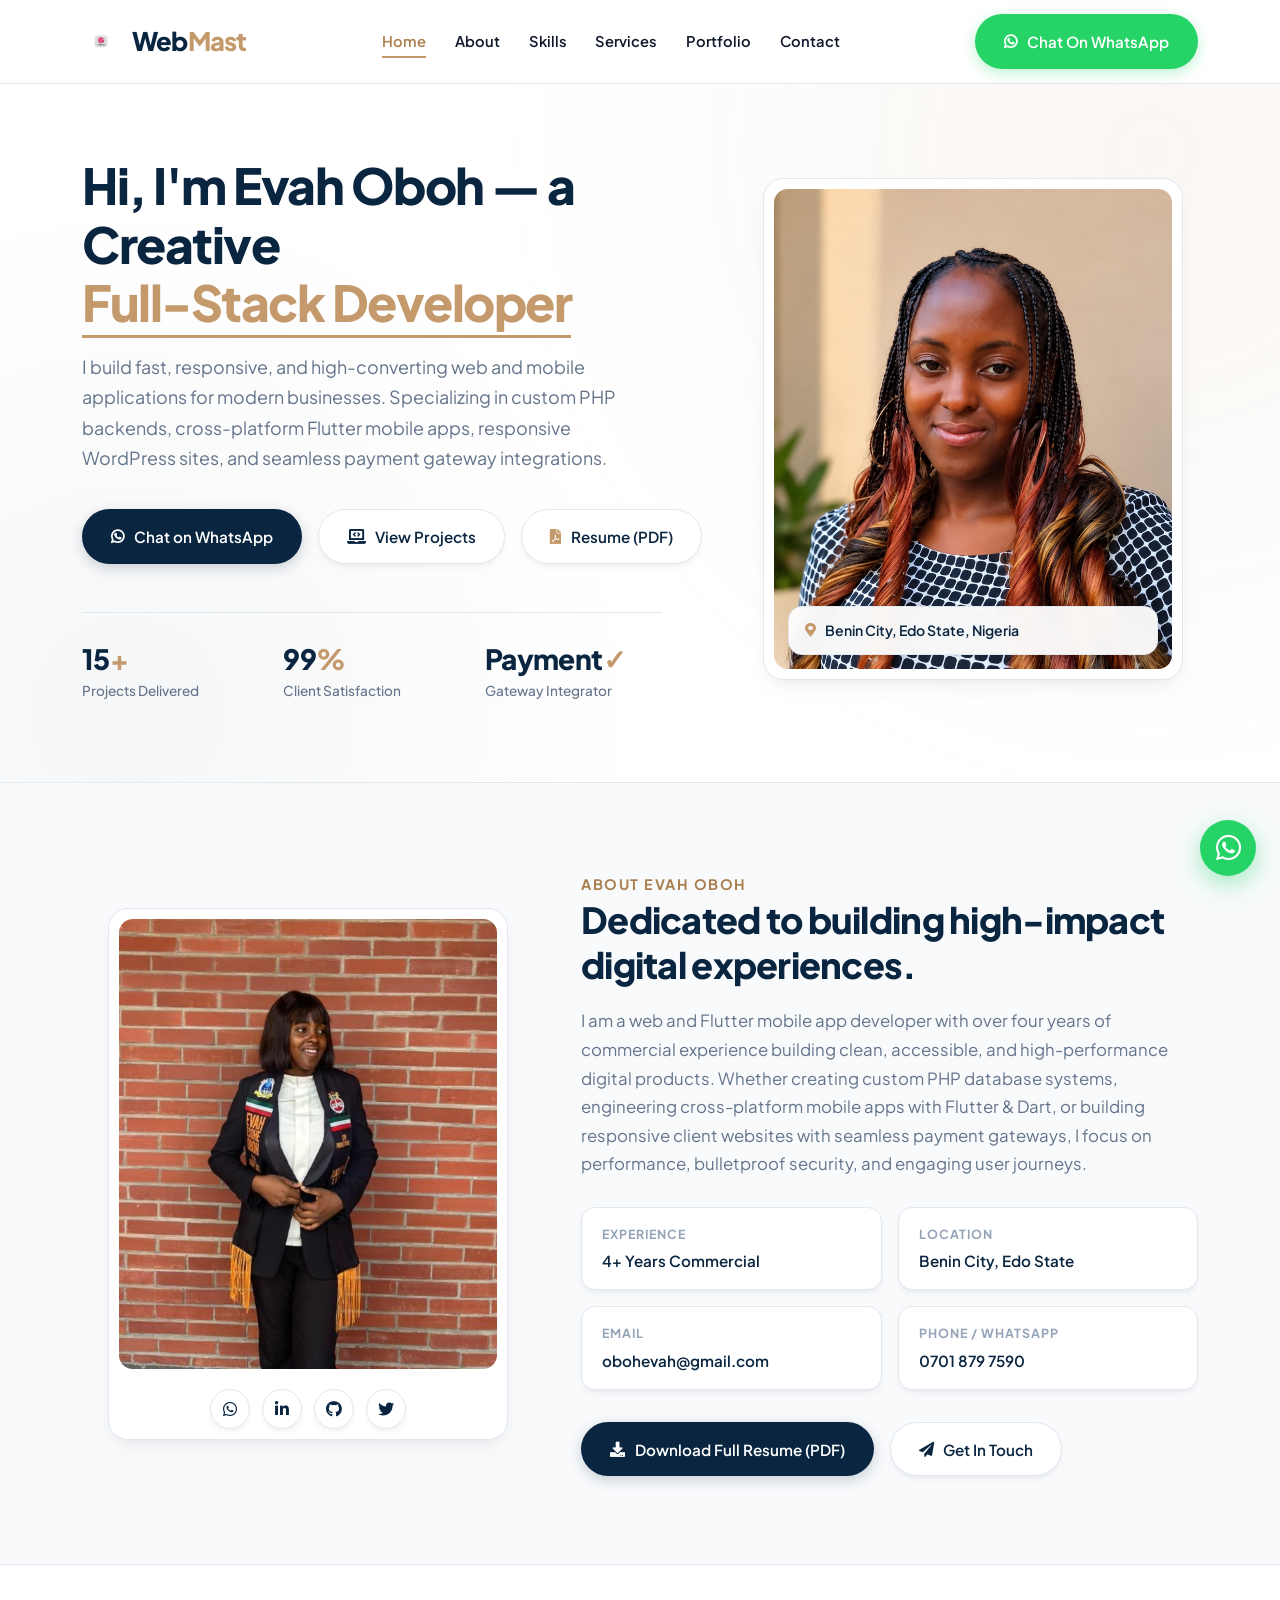
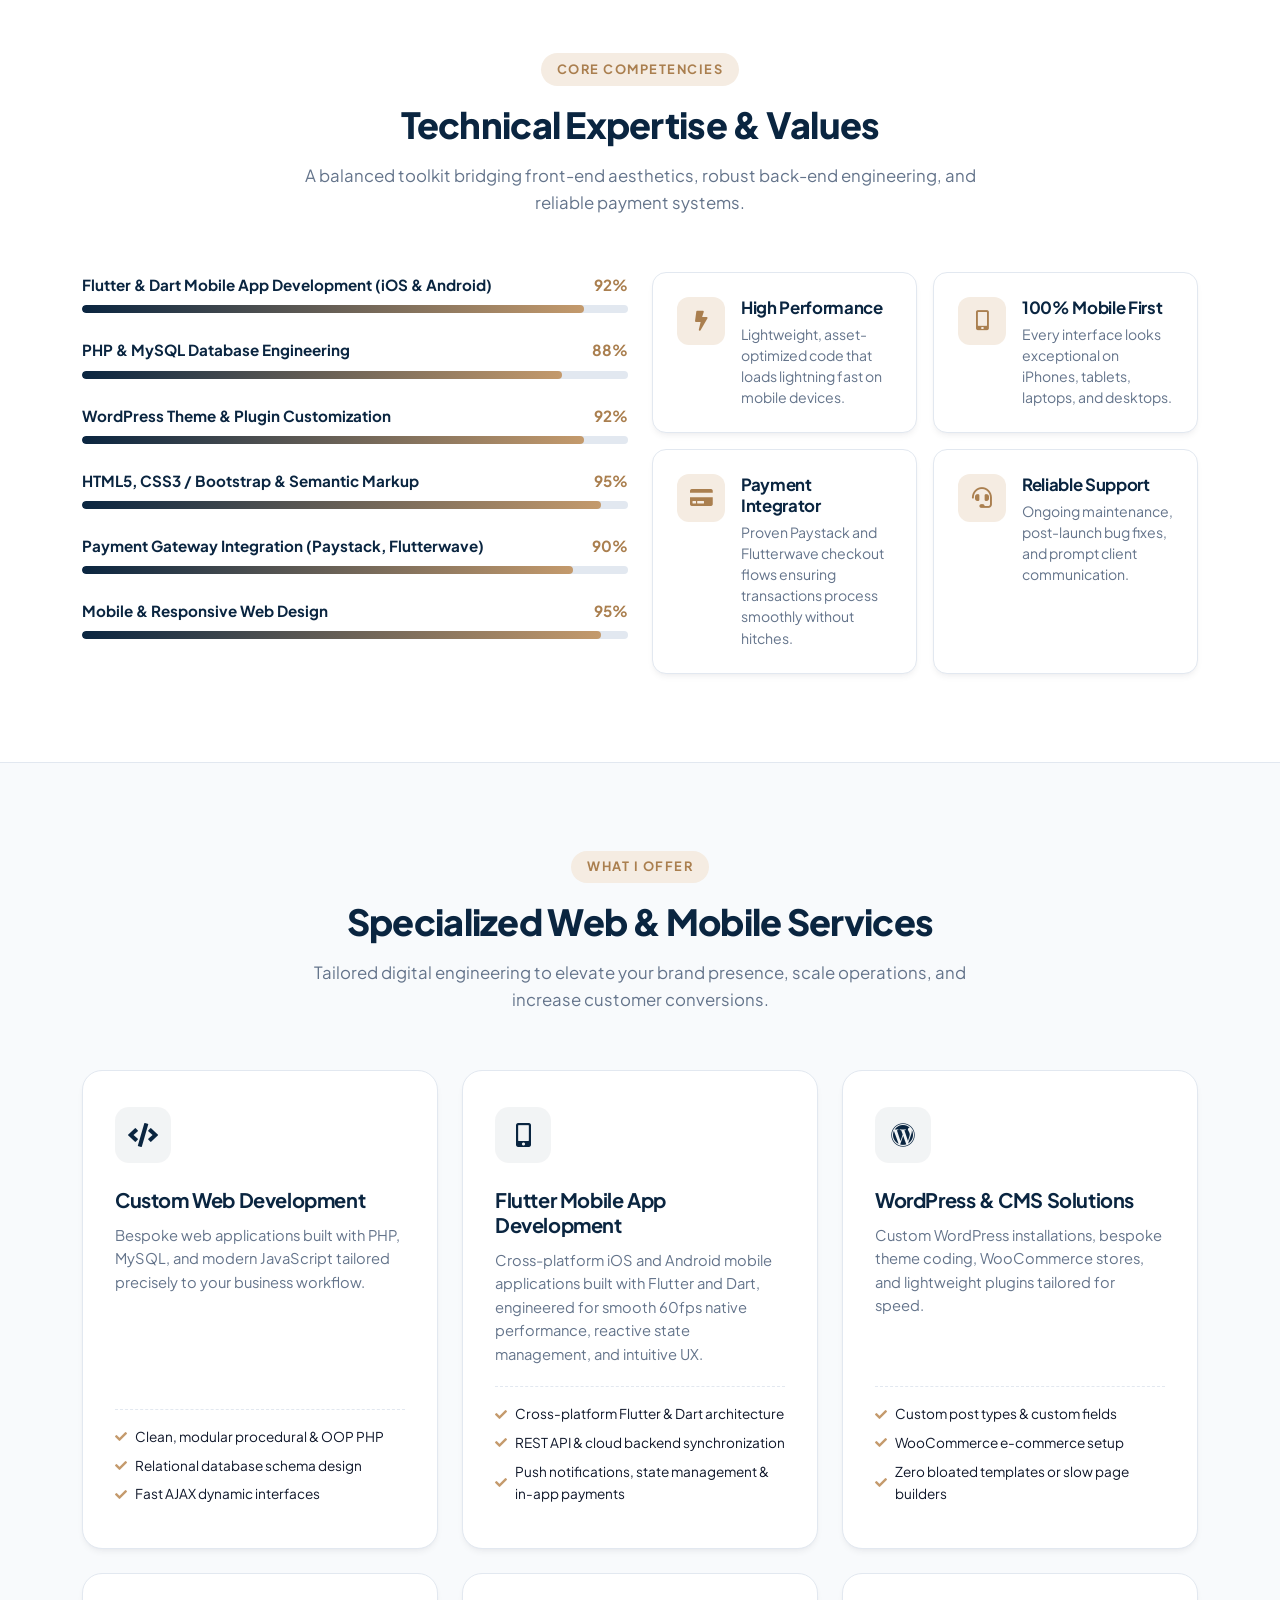
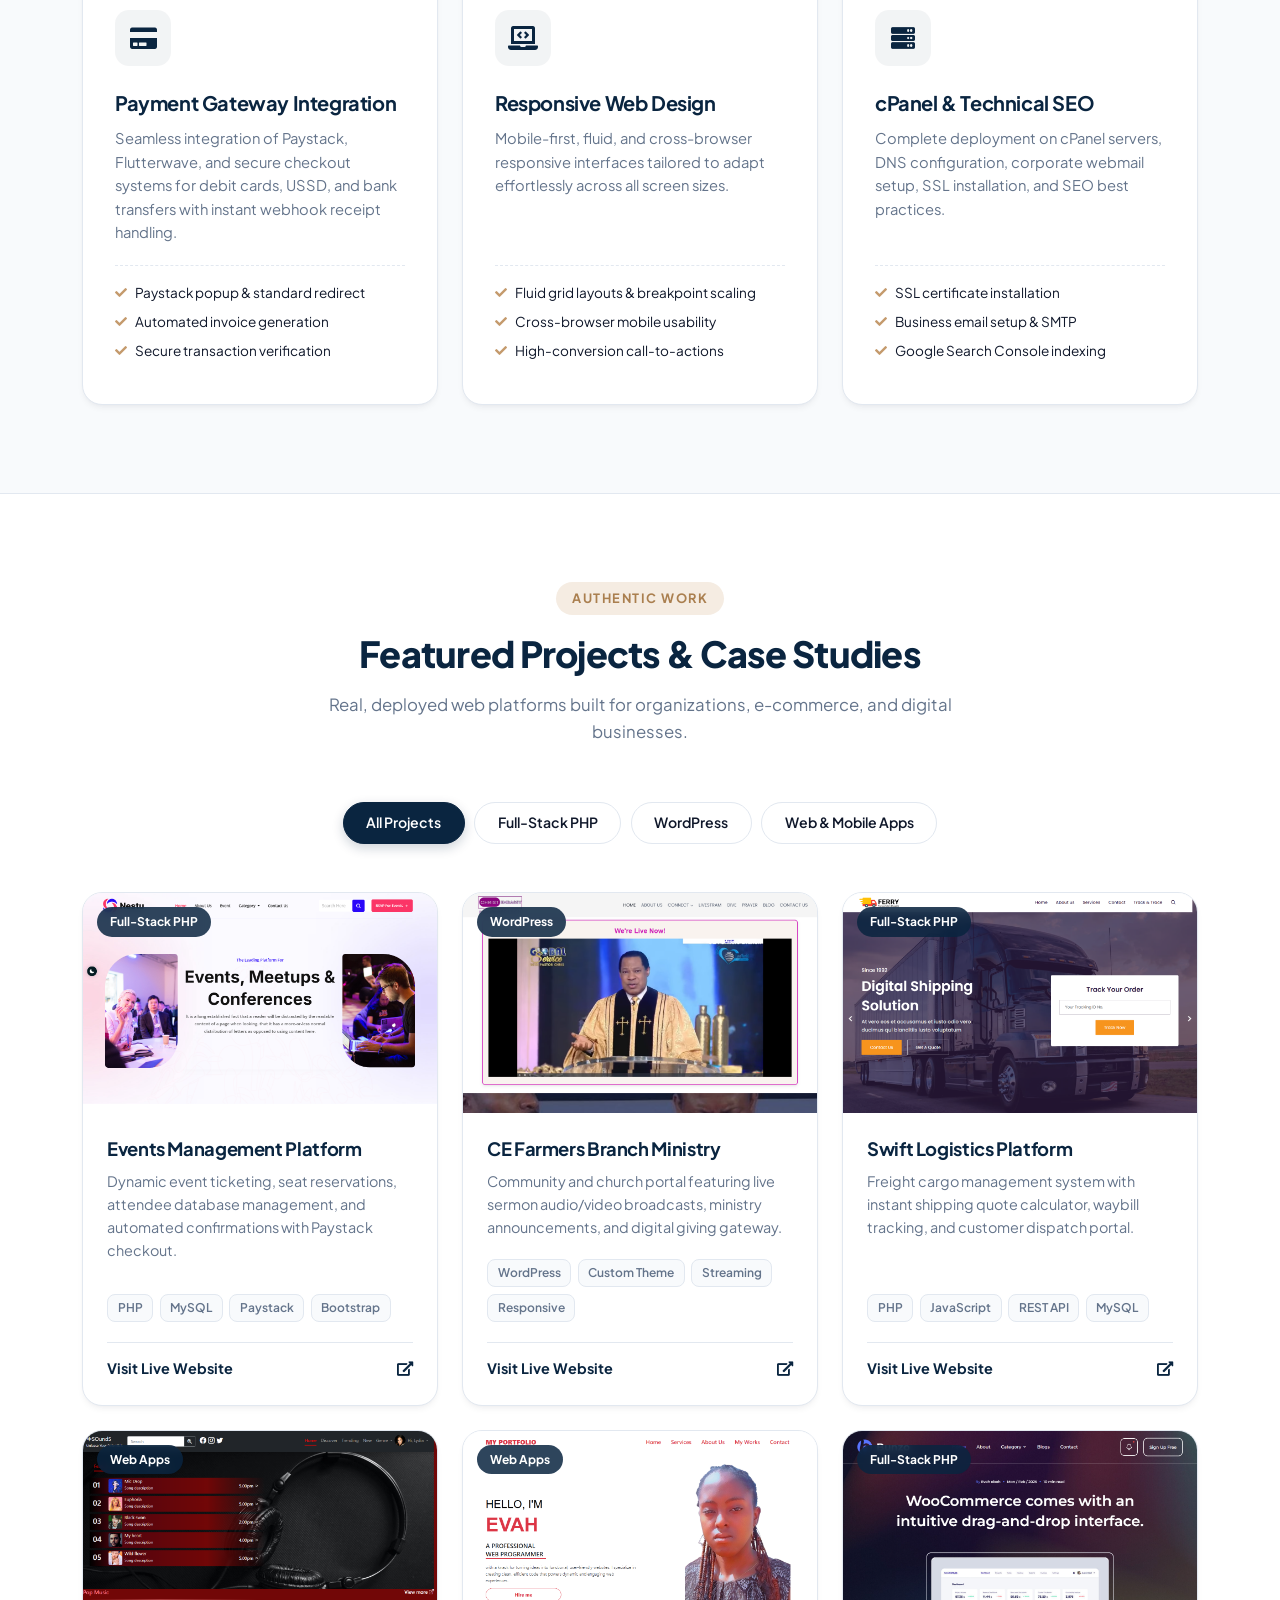
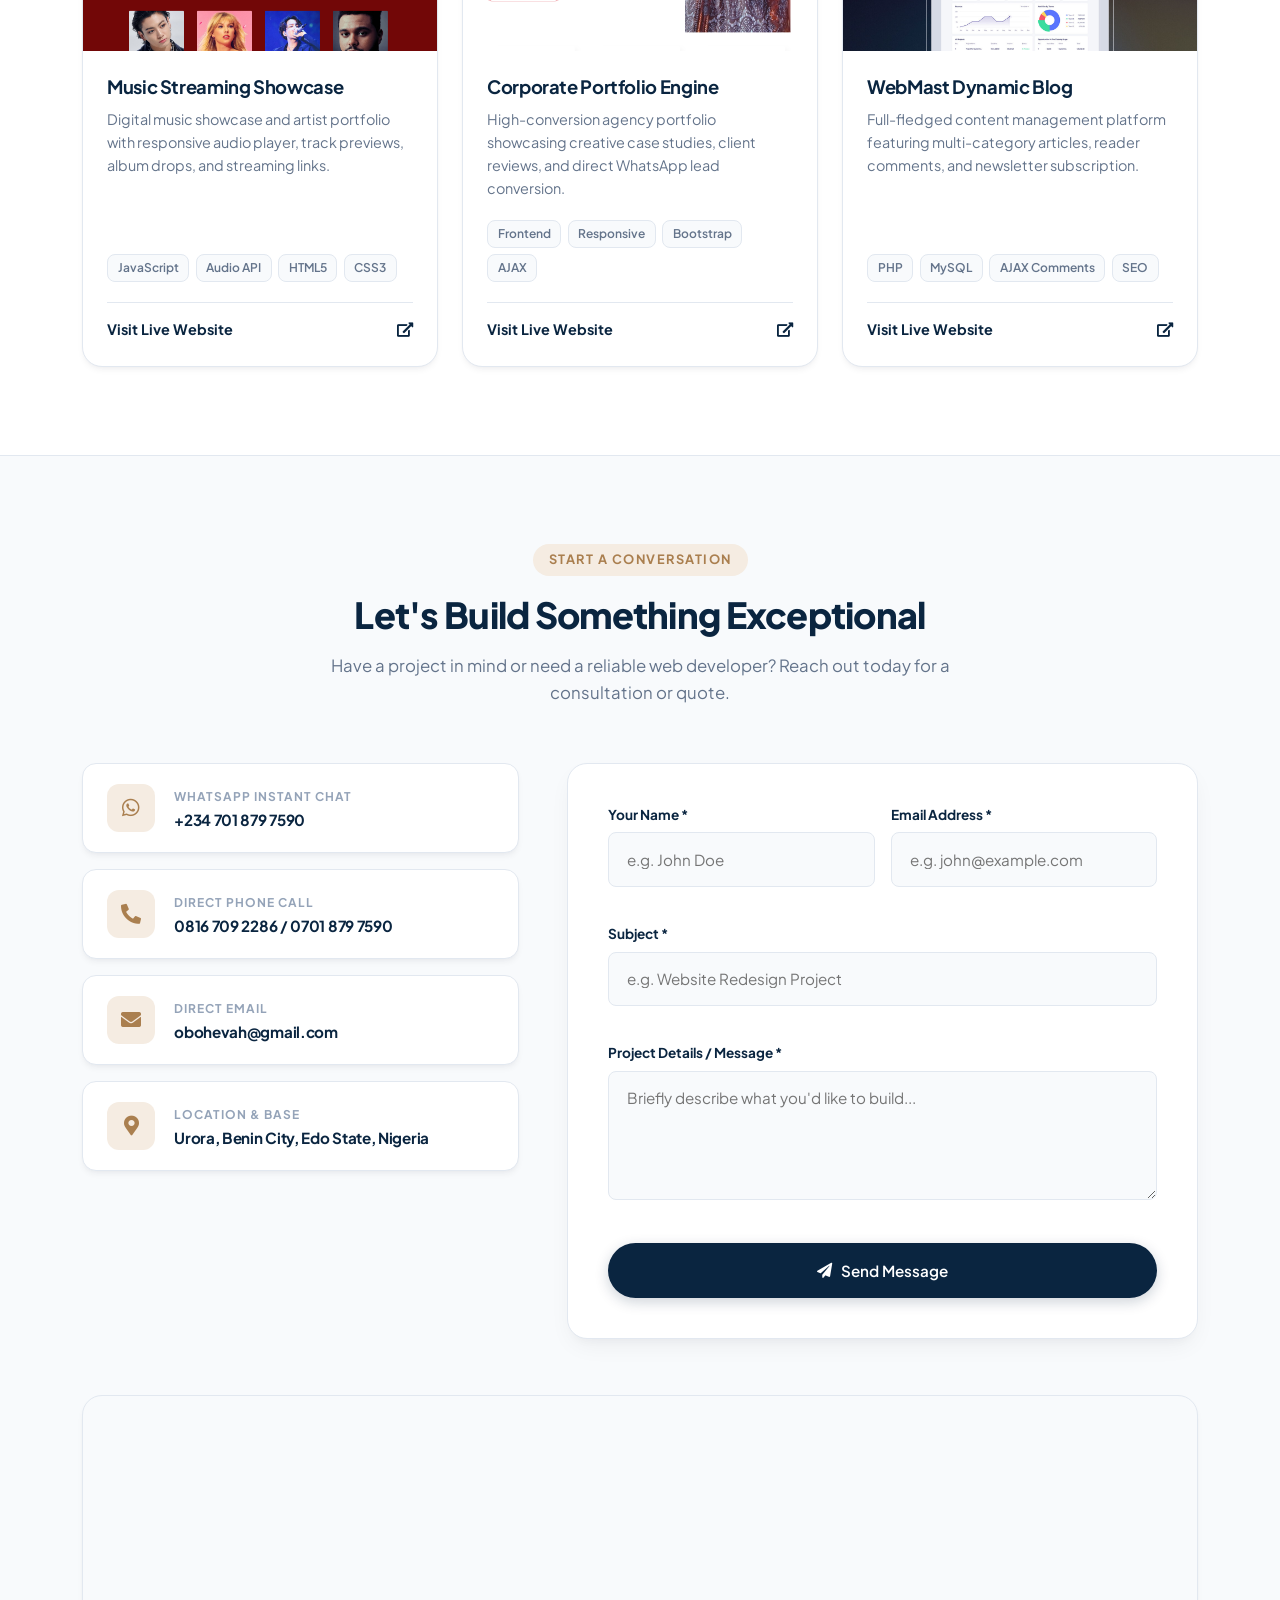
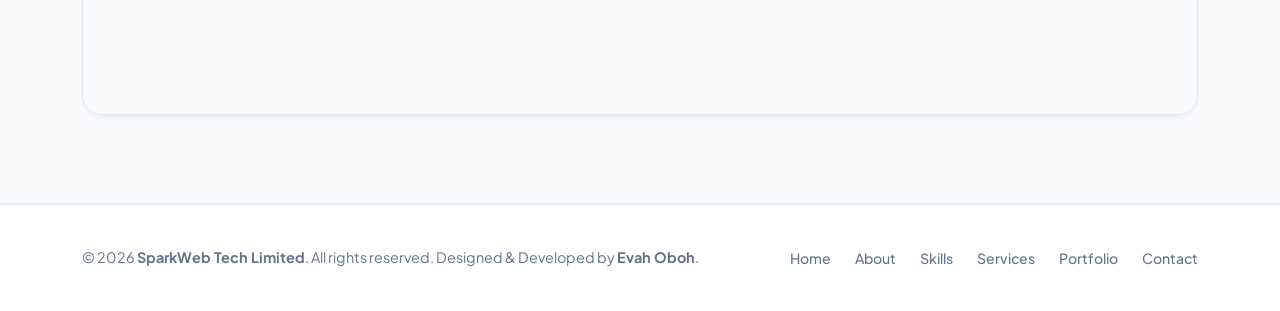
<file: index.html>
<!DOCTYPE html>
<html lang="en">

<head>
  <meta charset="UTF-8">
  <meta http-equiv="X-UA-Compatible" content="IE=edge">
  <meta name="viewport" content="width=device-width, initial-scale=1.0">
  <meta name="author" content="Evah Oboh">
  <meta name="description" content="Professional Portfolio of Evah Oboh - Full-Stack Web & Flutter Mobile App Developer based in Benin City, Nigeria. Specializing in PHP, Flutter & Dart, WordPress, and Payment Integrations.">
  <meta name="keywords" content="Evah Oboh, SparkWeb Tech Limited, Flutter Developer, Mobile App Developer Nigeria, Web Developer Nigeria, Benin City Web Designer, PHP Developer, WordPress Developer, Payment Integrator, Responsive Design, Dart, Android, iOS">

  <title>Evah Oboh · Full-Stack Web & Flutter Mobile App Developer | SparkWeb Tech Limited</title>

  <!-- Favicon -->
  <link rel="shortcut icon" type="image/x-icon" href="favicon.png">

  <!-- Google Fonts: Plus Jakarta Sans -->
  <link rel="preconnect" href="https://fonts.googleapis.com">
  <link rel="preconnect" href="https://fonts.gstatic.com" crossorigin>
  <link href="https://fonts.googleapis.com/css2?family=Plus+Jakarta+Sans:wght@300;400;500;600;700;800&display=swap" rel="stylesheet">

  <!-- Bootstrap 5 Grid CSS -->
  <link rel="stylesheet" href="assets/vendor/bootstrap/css/bootstrap.min.css">

  <!-- Font Awesome Icons -->
  <link rel="stylesheet" href="assets/vendor/font-awesome/css/all.min.css">

  <!-- Main Pristine Stylesheet -->
  <link rel="stylesheet" href="css/style.css">
</head>

<body>

  <!-- ================= HEADER & NAVIGATION ================= -->
  <header class="main-nav-header">
    <div class="container">
      <div class="navbar-container">
        <!-- Brand Logo -->
        <a class="brand-wrapper" href="#home">
          <img src="assets/img/Webmas_favicon_logo._pink_logo-removebg-preview.png" alt="WebMast Logo">
          <span class="brand-title">Web<span>Mast</span></span>
        </a>

        <!-- Desktop & Mobile Navigation Links -->
        <ul class="nav-links-list" id="navMenu">
          <li><a class="active" href="#home">Home</a></li>
          <li><a href="#about">About</a></li>
          <li><a href="#skills">Skills</a></li>
          <li><a href="#services">Services</a></li>
          <li><a href="#portfolio">Portfolio</a></li>
          <li><a href="#contact">Contact</a></li>
          <li class="d-lg-none mt-2">
            <a class="btn-custom btn-whatsapp-custom w-100" href="https://wa.me/2347018797590?text=Hello%20Evah,%20I%20am%20interested%20in%20your%20web%20services." target="_blank" rel="noopener noreferrer">
              <i class="fab fa-whatsapp"></i> Chat On WhatsApp
            </a>
          </li>
        </ul>

        <!-- Action Button & Mobile Hamburger -->
        <div class="d-flex align-items-center gap-3">
          <a class="btn-custom btn-whatsapp-custom d-none d-lg-inline-flex" href="https://wa.me/2347018797590?text=Hello%20Evah,%20I%20am%20interested%20in%20your%20web%20services." target="_blank" rel="noopener noreferrer">
            <i class="fab fa-whatsapp"></i> Chat On WhatsApp
          </a>
          <button class="mobile-menu-btn" id="mobileMenuToggle" aria-label="Toggle navigation menu">
            <i class="fas fa-bars"></i>
          </button>
        </div>
      </div>
    </div>
  </header>

  <!-- ================= HERO SECTION ================= -->
  <section id="home" class="hero-wrapper">
    <div class="container">
      <div class="row align-items-center gy-5">
        <!-- Hero Information Column -->
        <div class="col-lg-7 col-md-12">
          <h1 class="hero-title">
            Hi, I'm Evah Oboh — a Creative <br>
            <span class="typewrite-role" id="type-it">Full-Stack & Flutter Developer</span>
          </h1>

          <p class="hero-desc">
            I build fast, responsive, and high-converting web and mobile applications for modern businesses. Specializing in custom PHP backends, cross-platform Flutter mobile apps, responsive WordPress sites, and seamless payment gateway integrations.
          </p>

          <div class="hero-action-buttons">
            <a class="btn-custom btn-primary-custom" href="https://wa.me/2347018797590?text=Hello%20Evah,%20let's%20discuss%20a%20project." target="_blank" rel="noopener noreferrer">
              <i class="fab fa-whatsapp"></i> Chat on WhatsApp
            </a>
            <a class="btn-custom btn-outline-custom" href="#portfolio">
              <i class="fas fa-laptop-code"></i> View Projects
            </a>
            <a class="btn-custom btn-outline-custom" href="evah.pdf" target="_blank" download>
              <i class="fas fa-file-pdf text-theme"></i> Resume (PDF)
            </a>
          </div>

          <div class="hero-metrics-grid">
            <div class="hero-metric-item">
              <h4>15<span>+</span></h4>
              <p>Projects Delivered</p>
            </div>
            <div class="hero-metric-item">
              <h4>99<span>%</span></h4>
              <p>Client Satisfaction</p>
            </div>
            <div class="hero-metric-item">
              <h4>Payment<span>✓</span></h4>
              <p>Gateway Integrator</p>
            </div>
          </div>
        </div>

        <!-- Hero Portrait Image Column (Bounded, never overflows) -->
        <div class="col-lg-5 col-md-12">
          <div class="hero-image-container">
            <div class="hero-portrait-card">
              <img src="assets/img/evah_portrait.jpg" alt="Evah Oboh - Web Developer & Responsive Designer">
              <div class="hero-floating-location">
                <i class="fas fa-map-marker-alt text-theme"></i>
                <span>Benin City, Edo State, Nigeria</span>
              </div>
            </div>
          </div>
        </div>
      </div>
    </div>
  </section>

  <!-- ================= ABOUT SECTION ================= -->
  <section id="about" class="section-py section-bg-alt">
    <div class="container">
      <div class="row align-items-center gy-5">
        <!-- About Portrait Image Column -->
        <div class="col-lg-5 col-md-12">
          <div class="about-portrait-card">
            <img src="assets/img/evah_academic.jpg" alt="Evah Oboh - Professional Web Developer">
            <div class="social-pills-row">
              <a class="social-pill-item" href="https://wa.me/2347018797590" target="_blank" rel="noopener noreferrer" title="WhatsApp"><i class="fab fa-whatsapp"></i></a>
              <a class="social-pill-item" href="https://linkedin.com" target="_blank" rel="noopener noreferrer" title="LinkedIn"><i class="fab fa-linkedin-in"></i></a>
              <a class="social-pill-item" href="https://github.com/obohevah" target="_blank" rel="noopener noreferrer" title="GitHub"><i class="fab fa-github"></i></a>
              <a class="social-pill-item" href="https://twitter.com" target="_blank" rel="noopener noreferrer" title="Twitter"><i class="fab fa-twitter"></i></a>
            </div>
          </div>
        </div>

        <!-- About Narrative Column -->
        <div class="col-lg-7 col-md-12">
          <div class="about-details-col">
            <span class="about-heading-small">ABOUT EVAH OBOH</span>
            <h2 class="about-title">Dedicated to building high-impact digital experiences.</h2>
            <p class="about-bio-text">
              I am a web and Flutter mobile app developer with over four years of commercial experience building clean, accessible, and high-performance digital products. Whether creating custom PHP database systems, engineering cross-platform mobile apps with Flutter & Dart, or building responsive client websites with seamless payment gateways, I focus on performance, bulletproof security, and engaging user journeys.
            </p>

            <div class="info-cards-grid">
              <div class="info-card-item">
                <label>Experience</label>
                <p>4+ Years Commercial</p>
              </div>
              <div class="info-card-item">
                <label>Location</label>
                <p>Benin City, Edo State</p>
              </div>
              <div class="info-card-item">
                <label>Email</label>
                <p><a href="mailto:obohevah@gmail.com" class="text-primary-navy">obohevah@gmail.com</a></p>
              </div>
              <div class="info-card-item">
                <label>Phone / WhatsApp</label>
                <p><a href="tel:07018797590" class="text-primary-navy">0701 879 7590</a></p>
              </div>
            </div>

            <div class="d-flex flex-wrap gap-3">
              <a class="btn-custom btn-primary-custom" href="evah.pdf" target="_blank" download>
                <i class="fas fa-download"></i> Download Full Resume (PDF)
              </a>
              <a class="btn-custom btn-outline-custom" href="#contact">
                <i class="fas fa-paper-plane"></i> Get In Touch
              </a>
            </div>
          </div>
        </div>
      </div>
    </div>
  </section>

  <!-- ================= SKILLS SECTION ================= -->
  <section id="skills" class="section-py">
    <div class="container">
      <div class="section-header">
        <span class="section-badge">CORE COMPETENCIES</span>
        <h2 class="section-title">Technical Expertise & Values</h2>
        <p class="section-subtitle">A balanced toolkit bridging front-end aesthetics, robust back-end engineering, and reliable payment systems.</p>
      </div>

      <div class="row gy-5">
        <!-- Skill Progress Bars Column -->
        <div class="col-lg-6 col-md-12">
          <div class="skill-item-bar">
            <div class="skill-header-meta">
              <span>Flutter & Dart Mobile App Development (iOS & Android)</span>
              <span class="percent">92%</span>
            </div>
            <div class="skill-track">
              <div class="skill-fill" style="width: 92%;"></div>
            </div>
          </div>

          <div class="skill-item-bar">
            <div class="skill-header-meta">
              <span>PHP & MySQL Database Engineering</span>
              <span class="percent">88%</span>
            </div>
            <div class="skill-track">
              <div class="skill-fill" style="width: 88%;"></div>
            </div>
          </div>

          <div class="skill-item-bar">
            <div class="skill-header-meta">
              <span>WordPress Theme & Plugin Customization</span>
              <span class="percent">92%</span>
            </div>
            <div class="skill-track">
              <div class="skill-fill" style="width: 92%;"></div>
            </div>
          </div>

          <div class="skill-item-bar">
            <div class="skill-header-meta">
              <span>HTML5, CSS3 / Bootstrap & Semantic Markup</span>
              <span class="percent">95%</span>
            </div>
            <div class="skill-track">
              <div class="skill-fill" style="width: 95%;"></div>
            </div>
          </div>

          <div class="skill-item-bar">
            <div class="skill-header-meta">
              <span>Payment Gateway Integration (Paystack, Flutterwave)</span>
              <span class="percent">90%</span>
            </div>
            <div class="skill-track">
              <div class="skill-fill" style="width: 90%;"></div>
            </div>
          </div>

          <div class="skill-item-bar">
            <div class="skill-header-meta">
              <span>Mobile & Responsive Web Design</span>
              <span class="percent">95%</span>
            </div>
            <div class="skill-track">
              <div class="skill-fill" style="width: 95%;"></div>
            </div>
          </div>
        </div>

        <!-- Value Cards Column -->
        <div class="col-lg-6 col-md-12">
          <div class="row g-3">
            <div class="col-sm-6">
              <div class="skill-value-card">
                <div class="skill-value-icon">
                  <i class="fas fa-bolt"></i>
                </div>
                <div class="skill-value-content">
                  <h5>High Performance</h5>
                  <p>Lightweight, asset-optimized code that loads lightning fast on mobile devices.</p>
                </div>
              </div>
            </div>

            <div class="col-sm-6">
              <div class="skill-value-card">
                <div class="skill-value-icon">
                  <i class="fas fa-mobile-alt"></i>
                </div>
                <div class="skill-value-content">
                  <h5>100% Mobile First</h5>
                  <p>Every interface looks exceptional on iPhones, tablets, laptops, and desktops.</p>
                </div>
              </div>
            </div>

            <div class="col-sm-6">
              <div class="skill-value-card">
                <div class="skill-value-icon">
                  <i class="fas fa-credit-card"></i>
                </div>
                <div class="skill-value-content">
                  <h5>Payment Integrator</h5>
                  <p>Proven Paystack and Flutterwave checkout flows ensuring transactions process smoothly without hitches.</p>
                </div>
              </div>
            </div>

            <div class="col-sm-6">
              <div class="skill-value-card">
                <div class="skill-value-icon">
                  <i class="fas fa-headset"></i>
                </div>
                <div class="skill-value-content">
                  <h5>Reliable Support</h5>
                  <p>Ongoing maintenance, post-launch bug fixes, and prompt client communication.</p>
                </div>
              </div>
            </div>
          </div>
        </div>
      </div>
    </div>
  </section>

  <!-- ================= SERVICES SECTION ================= -->
  <section id="services" class="section-py section-bg-alt">
    <div class="container">
      <div class="section-header">
        <span class="section-badge">WHAT I OFFER</span>
        <h2 class="section-title">Specialized Web & Mobile Services</h2>
        <p class="section-subtitle">Tailored digital engineering to elevate your brand presence, scale operations, and increase customer conversions.</p>
      </div>

      <div class="row g-4">
        <!-- Service 1 -->
        <div class="col-lg-4 col-md-6">
          <div class="service-card-box">
            <div class="service-icon-wrap">
              <i class="fas fa-code"></i>
            </div>
            <h4>Custom Web Development</h4>
            <p>Bespoke web applications built with PHP, MySQL, and modern JavaScript tailored precisely to your business workflow.</p>
            <ul class="service-bullets-list">
              <li><i class="fas fa-check"></i> Clean, modular procedural & OOP PHP</li>
              <li><i class="fas fa-check"></i> Relational database schema design</li>
              <li><i class="fas fa-check"></i> Fast AJAX dynamic interfaces</li>
            </ul>
          </div>
        </div>

        <!-- Service 2: Flutter Mobile App Development -->
        <div class="col-lg-4 col-md-6">
          <div class="service-card-box">
            <div class="service-icon-wrap">
              <i class="fas fa-mobile-alt"></i>
            </div>
            <h4>Flutter Mobile App Development</h4>
            <p>Cross-platform iOS and Android mobile applications built with Flutter and Dart, engineered for smooth 60fps native performance, reactive state management, and intuitive UX.</p>
            <ul class="service-bullets-list">
              <li><i class="fas fa-check"></i> Cross-platform Flutter & Dart architecture</li>
              <li><i class="fas fa-check"></i> REST API & cloud backend synchronization</li>
              <li><i class="fas fa-check"></i> Push notifications, state management & in-app payments</li>
            </ul>
          </div>
        </div>

        <!-- Service 3 -->
        <div class="col-lg-4 col-md-6">
          <div class="service-card-box">
            <div class="service-icon-wrap">
              <i class="fab fa-wordpress"></i>
            </div>
            <h4>WordPress & CMS Solutions</h4>
            <p>Custom WordPress installations, bespoke theme coding, WooCommerce stores, and lightweight plugins tailored for speed.</p>
            <ul class="service-bullets-list">
              <li><i class="fas fa-check"></i> Custom post types & custom fields</li>
              <li><i class="fas fa-check"></i> WooCommerce e-commerce setup</li>
              <li><i class="fas fa-check"></i> Zero bloated templates or slow page builders</li>
            </ul>
          </div>
        </div>

        <!-- Service 4 -->
        <div class="col-lg-4 col-md-6">
          <div class="service-card-box">
            <div class="service-icon-wrap">
              <i class="fas fa-credit-card"></i>
            </div>
            <h4>Payment Gateway Integration</h4>
            <p>Seamless integration of Paystack, Flutterwave, and secure checkout systems for debit cards, USSD, and bank transfers with instant webhook receipt handling.</p>
            <ul class="service-bullets-list">
              <li><i class="fas fa-check"></i> Paystack popup & standard redirect</li>
              <li><i class="fas fa-check"></i> Automated invoice generation</li>
              <li><i class="fas fa-check"></i> Secure transaction verification</li>
            </ul>
          </div>
        </div>

        <!-- Service 5 -->
        <div class="col-lg-4 col-md-6">
          <div class="service-card-box">
            <div class="service-icon-wrap">
              <i class="fas fa-laptop-code"></i>
            </div>
            <h4>Responsive Web Design</h4>
            <p>Mobile-first, fluid, and cross-browser responsive interfaces tailored to adapt effortlessly across all screen sizes.</p>
            <ul class="service-bullets-list">
              <li><i class="fas fa-check"></i> Fluid grid layouts & breakpoint scaling</li>
              <li><i class="fas fa-check"></i> Cross-browser mobile usability</li>
              <li><i class="fas fa-check"></i> High-conversion call-to-actions</li>
            </ul>
          </div>
        </div>

        <!-- Service 6 -->
        <div class="col-lg-4 col-md-6">
          <div class="service-card-box">
            <div class="service-icon-wrap">
              <i class="fas fa-server"></i>
            </div>
            <h4>cPanel & Technical SEO</h4>
            <p>Complete deployment on cPanel servers, DNS configuration, corporate webmail setup, SSL installation, and SEO best practices.</p>
            <ul class="service-bullets-list">
              <li><i class="fas fa-check"></i> SSL certificate installation</li>
              <li><i class="fas fa-check"></i> Business email setup & SMTP</li>
              <li><i class="fas fa-check"></i> Google Search Console indexing</li>
            </ul>
          </div>
        </div>
      </div>
    </div>
  </section>

  <!-- ================= PORTFOLIO SECTION ================= -->
  <section id="portfolio" class="section-py">
    <div class="container">
      <div class="section-header">
        <span class="section-badge">AUTHENTIC WORK</span>
        <h2 class="section-title">Featured Projects & Case Studies</h2>
        <p class="section-subtitle">Real, deployed web platforms built for organizations, e-commerce, and digital businesses.</p>
      </div>

      <!-- Filter Tabs -->
      <div class="filter-tabs-container">
        <button class="filter-pill-btn active" data-filter="all">All Projects</button>
        <button class="filter-pill-btn" data-filter="fullstack">Full-Stack PHP</button>
        <button class="filter-pill-btn" data-filter="wordpress">WordPress</button>
        <button class="filter-pill-btn" data-filter="webapp">Web & Mobile Apps</button>
      </div>

      <!-- Projects Grid -->
      <div class="row g-4" id="portfolioGrid">
        <!-- Project 1 -->
        <div class="col-lg-4 col-md-6 portfolio-item-col" data-category="fullstack">
          <div class="portfolio-card-item">
            <div class="portfolio-thumb-frame">
              <img src="assets/img/01.png" alt="Events Management Platform">
              <span class="portfolio-thumb-badge">Full-Stack PHP</span>
            </div>
            <div class="portfolio-body-content">
              <h4>Events Management Platform</h4>
              <p>Dynamic event ticketing, seat reservations, attendee database management, and automated confirmations with Paystack checkout.</p>
              <div class="portfolio-tech-tags">
                <span>PHP</span>
                <span>MySQL</span>
                <span>Paystack</span>
                <span>Bootstrap</span>
              </div>
              <a class="portfolio-action-link" href="https://webmast.com.ng/events/" target="_blank" rel="noopener noreferrer">
                <span>Visit Live Website</span>
                <i class="fas fa-external-link-alt"></i>
              </a>
            </div>
          </div>
        </div>

        <!-- Project 2 -->
        <div class="col-lg-4 col-md-6 portfolio-item-col" data-category="wordpress">
          <div class="portfolio-card-item">
            <div class="portfolio-thumb-frame">
              <img src="assets/img/02.png" alt="CE Farmers Branch Church Portal">
              <span class="portfolio-thumb-badge">WordPress</span>
            </div>
            <div class="portfolio-body-content">
              <h4>CE Farmers Branch Ministry</h4>
              <p>Community and church portal featuring live sermon audio/video broadcasts, ministry announcements, and digital giving gateway.</p>
              <div class="portfolio-tech-tags">
                <span>WordPress</span>
                <span>Custom Theme</span>
                <span>Streaming</span>
                <span>Responsive</span>
              </div>
              <a class="portfolio-action-link" href="https://cefarmersbranch.com/" target="_blank" rel="noopener noreferrer">
                <span>Visit Live Website</span>
                <i class="fas fa-external-link-alt"></i>
              </a>
            </div>
          </div>
        </div>

        <!-- Project 3 -->
        <div class="col-lg-4 col-md-6 portfolio-item-col" data-category="fullstack">
          <div class="portfolio-card-item">
            <div class="portfolio-thumb-frame">
              <img src="assets/img/03.png" alt="Swift Logistics & Delivery Hub">
              <span class="portfolio-thumb-badge">Full-Stack PHP</span>
            </div>
            <div class="portfolio-body-content">
              <h4>Swift Logistics Platform</h4>
              <p>Freight cargo management system with instant shipping quote calculator, waybill tracking, and customer dispatch portal.</p>
              <div class="portfolio-tech-tags">
                <span>PHP</span>
                <span>JavaScript</span>
                <span>REST API</span>
                <span>MySQL</span>
              </div>
              <a class="portfolio-action-link" href="https://webmast.com.ng/logistics/" target="_blank" rel="noopener noreferrer">
                <span>Visit Live Website</span>
                <i class="fas fa-external-link-alt"></i>
              </a>
            </div>
          </div>
        </div>

        <!-- Project 4 -->
        <div class="col-lg-4 col-md-6 portfolio-item-col" data-category="webapp">
          <div class="portfolio-card-item">
            <div class="portfolio-thumb-frame">
              <img src="assets/img/04.png" alt="WebMast Music Showcase">
              <span class="portfolio-thumb-badge">Web Apps</span>
            </div>
            <div class="portfolio-body-content">
              <h4>Music Streaming Showcase</h4>
              <p>Digital music showcase and artist portfolio with responsive audio player, track previews, album drops, and streaming links.</p>
              <div class="portfolio-tech-tags">
                <span>JavaScript</span>
                <span>Audio API</span>
                <span>HTML5</span>
                <span>CSS3</span>
              </div>
              <a class="portfolio-action-link" href="https://webmast.com.ng/music/" target="_blank" rel="noopener noreferrer">
                <span>Visit Live Website</span>
                <i class="fas fa-external-link-alt"></i>
              </a>
            </div>
          </div>
        </div>

        <!-- Project 5 -->
        <div class="col-lg-4 col-md-6 portfolio-item-col" data-category="webapp">
          <div class="portfolio-card-item">
            <div class="portfolio-thumb-frame">
              <img src="assets/img/05.png" alt="Corporate Portfolio Engine">
              <span class="portfolio-thumb-badge">Web Apps</span>
            </div>
            <div class="portfolio-body-content">
              <h4>Corporate Portfolio Engine</h4>
              <p>High-conversion agency portfolio showcasing creative case studies, client reviews, and direct WhatsApp lead conversion.</p>
              <div class="portfolio-tech-tags">
                <span>Frontend</span>
                <span>Responsive</span>
                <span>Bootstrap</span>
                <span>AJAX</span>
              </div>
              <a class="portfolio-action-link" href="https://webmast.com.ng/portfolio/" target="_blank" rel="noopener noreferrer">
                <span>Visit Live Website</span>
                <i class="fas fa-external-link-alt"></i>
              </a>
            </div>
          </div>
        </div>

        <!-- Project 6 -->
        <div class="col-lg-4 col-md-6 portfolio-item-col" data-category="fullstack">
          <div class="portfolio-card-item">
            <div class="portfolio-thumb-frame">
              <img src="assets/img/06.png" alt="WebMast Tech Blog & News">
              <span class="portfolio-thumb-badge">Full-Stack PHP</span>
            </div>
            <div class="portfolio-body-content">
              <h4>WebMast Dynamic Blog</h4>
              <p>Full-fledged content management platform featuring multi-category articles, reader comments, and newsletter subscription.</p>
              <div class="portfolio-tech-tags">
                <span>PHP</span>
                <span>MySQL</span>
                <span>AJAX Comments</span>
                <span>SEO</span>
              </div>
              <a class="portfolio-action-link" href="https://webmast.com.ng/blogphp/" target="_blank" rel="noopener noreferrer">
                <span>Visit Live Website</span>
                <i class="fas fa-external-link-alt"></i>
              </a>
            </div>
          </div>
        </div>
      </div>
    </div>
  </section>

  <!-- ================= CONTACT SECTION ================= -->
  <section id="contact" class="section-py section-bg-alt">
    <div class="container">
      <div class="section-header">
        <span class="section-badge">START A CONVERSATION</span>
        <h2 class="section-title">Let's Build Something Exceptional</h2>
        <p class="section-subtitle">Have a project in mind or need a reliable web developer? Reach out today for a consultation or quote.</p>
      </div>

      <div class="row g-5">
        <!-- Contact Details Column -->
        <div class="col-lg-5 col-md-12">
          <div class="contact-info-card">
            <div class="contact-icon-box">
              <i class="fab fa-whatsapp"></i>
            </div>
            <div class="contact-info-content">
              <label>WhatsApp Instant Chat</label>
              <h6><a href="https://wa.me/2347018797590?text=Hello%20Evah,%20let's%20discuss%20a%20project." target="_blank" rel="noopener noreferrer">+234 701 879 7590</a></h6>
            </div>
          </div>

          <div class="contact-info-card">
            <div class="contact-icon-box">
              <i class="fas fa-phone-alt"></i>
            </div>
            <div class="contact-info-content">
              <label>Direct Phone Call</label>
              <h6><a href="tel:08167092286">0816 709 2286</a> / <a href="tel:07018797590">0701 879 7590</a></h6>
            </div>
          </div>

          <div class="contact-info-card">
            <div class="contact-icon-box">
              <i class="fas fa-envelope"></i>
            </div>
            <div class="contact-info-content">
              <label>Direct Email</label>
              <h6><a href="mailto:obohevah@gmail.com">obohevah@gmail.com</a></h6>
            </div>
          </div>

          <div class="contact-info-card">
            <div class="contact-icon-box">
              <i class="fas fa-map-marker-alt"></i>
            </div>
            <div class="contact-info-content">
              <label>Location & Base</label>
              <h6>Urora, Benin City, Edo State, Nigeria</h6>
            </div>
          </div>
        </div>

        <!-- Contact Form Column -->
        <div class="col-lg-7 col-md-12">
          <div class="contact-form-card">
            <form id="contactForm" method="POST">
              <div class="row g-3">
                <div class="col-md-6 form-group-custom">
                  <label class="form-label-custom" for="contactName">Your Name *</label>
                  <input class="form-control-custom" type="text" id="contactName" name="name" placeholder="e.g. John Doe" required>
                </div>

                <div class="col-md-6 form-group-custom">
                  <label class="form-label-custom" for="contactEmail">Email Address *</label>
                  <input class="form-control-custom" type="email" id="contactEmail" name="email" placeholder="e.g. john@example.com" required>
                </div>

                <div class="col-12 form-group-custom">
                  <label class="form-label-custom" for="contactSubject">Subject *</label>
                  <input class="form-control-custom" type="text" id="contactSubject" name="subject" placeholder="e.g. Website Redesign Project" required>
                </div>

                <div class="col-12 form-group-custom">
                  <label class="form-label-custom" for="contactMessage">Project Details / Message *</label>
                  <textarea class="form-control-custom" id="contactMessage" name="messages" rows="4" placeholder="Briefly describe what you'd like to build..." required></textarea>
                </div>

                <div class="col-12">
                  <button class="btn-custom btn-primary-custom w-100" type="submit" id="submitBtn">
                    <i class="fas fa-paper-plane"></i> Send Message
                  </button>
                  <div class="form-status-alert" id="formStatusAlert"></div>
                </div>
              </div>
            </form>
          </div>
        </div>
      </div>

      <!-- Google Maps Embed -->
      <div class="map-container-wrap">
        <iframe title="Benin City Map" src="https://maps.google.com/maps?q=Benin%20City,%20Edo%20State,%20Nigeria&t=&z=13&ie=UTF8&iwloc=&output=embed" loading="lazy"></iframe>
      </div>
    </div>
  </section>

  <!-- ================= FOOTER ================= -->
  <footer class="main-footer">
    <div class="container">
      <div class="footer-inner-wrap">
        <p class="footer-copy-text">
          &copy; 2026 <strong>SparkWeb Tech Limited</strong>. All rights reserved. Designed &amp; Developed by <strong>Evah Oboh</strong>.
        </p>

        <ul class="footer-links-row">
          <li><a href="#home">Home</a></li>
          <li><a href="#about">About</a></li>
          <li><a href="#skills">Skills</a></li>
          <li><a href="#services">Services</a></li>
          <li><a href="#portfolio">Portfolio</a></li>
          <li><a href="#contact">Contact</a></li>
        </ul>
      </div>
    </div>
  </footer>

  <!-- ================= FLOATING WHATSAPP BUTTON ================= -->
  <a class="floating-whatsapp-widget" href="https://wa.me/2347018797590?text=Hello%20Evah,%20I%20am%20messaging%20from%20your%20portfolio." target="_blank" rel="noopener noreferrer" title="Chat with Evah on WhatsApp">
    <i class="fab fa-whatsapp"></i>
  </a>

  <!-- Main JavaScript File -->
  <script src="js/main.js"></script>
</body>

</html>
</file>
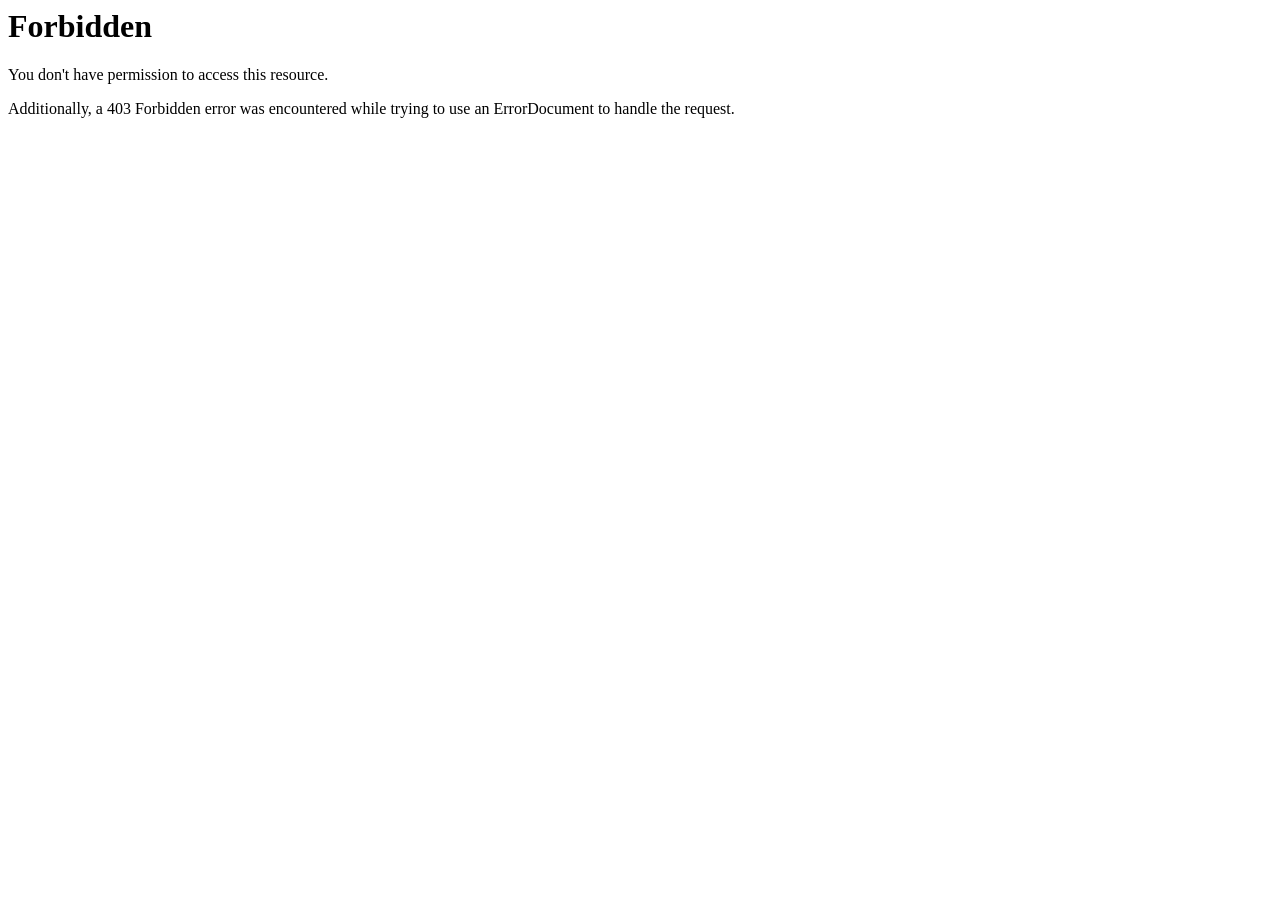
<file: assets/vendor/index.html>
<!DOCTYPE HTML PUBLIC "-//IETF//DTD HTML 2.0//EN">
<html><head>
<title>403 Forbidden</title>
</head><body>
<h1>Forbidden</h1>
<p>You don't have permission to access this resource.</p>
<p>Additionally, a 403 Forbidden
error was encountered while trying to use an ErrorDocument to handle the request.</p>
</body></html>
</file>
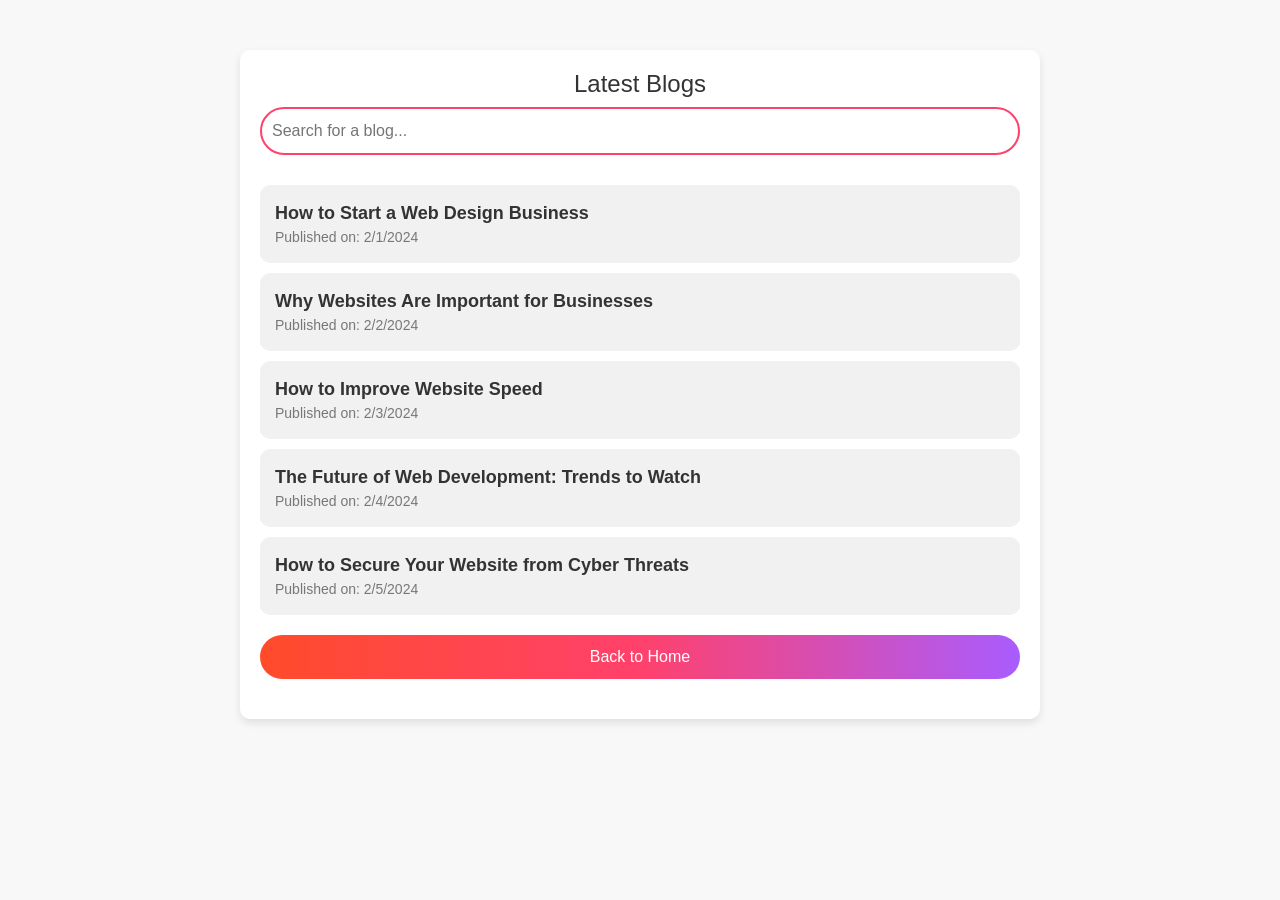
<file: blogs.html>
<!DOCTYPE html>
<html lang="zxx">
<head>
    <meta charset="utf-8">
    <meta name="viewport" content="width=device-width, initial-scale=1, shrink-to-fit=no">
    <title>Blogs | My Portfolio</title>
    <link rel="shortcut icon" type="image/x-icon" href="favicon.png">
    <link href="assets/css/style.css" rel="stylesheet">
    <style>
        /* Page Styling */
        body {
            font-family: Arial, sans-serif;
            background: #f8f8f8;
            margin: 0;
            padding: 0;
        }
        .container {
            width: 90%;
            max-width: 800px;
            background: white;
            padding: 20px;
            border-radius: 10px;
            box-shadow: 0 4px 8px rgba(0, 0, 0, 0.1);
            margin: 50px auto;
        }
        h1 {
            text-align: center;
            font-size: 24px;
            color: #333;
        }

        /* Back to Home Button */
        .back-home {
            display: block;
            width: fit-content;
            margin: 20px auto;
            padding: 10px 20px;
            font-size: 16px;
            background: linear-gradient(to right, #ff4b2b, #ff416c, #a95cff);
            color: white;
            border: none;
            border-radius: 25px;
            text-decoration: none;
            text-align: center;
            transition: 0.3s;
        }
        .back-home:hover {
            transform: scale(1.05);
            color: white;
        }

        /* Search Bar */
        .search-box {
            width: 100%;
            padding: 10px;
            border: 2px solid #ff416c;
            border-radius: 25px;
            font-size: 16px;
            margin-bottom: 20px;
            outline: none;
        }

        /* Blog List */
        .blog-list {
            list-style: none;
            padding: 0;
        }
        .blog-item {
            padding: 15px;
            margin: 10px 0;
            border-radius: 10px;
            background: #f1f1f1;
            cursor: pointer;
            transition: 0.3s;
        }
        .blog-item:hover {
            background: #e0e0e0;
        }
        .blog-title {
            font-size: 18px;
            font-weight: bold;
            color: #333;
        }
        .blog-date {
            font-size: 14px;
            color: #777;
        }
    </style>
</head>
<body>
    

    <!-- Blog Content -->
    <div class="container">
        <h1>Latest Blogs</h1>
        
        <!-- Search Bar -->
        <input type="text" id="searchBox" class="search-box" placeholder="Search for a blog...">

        <!-- Blog List -->
        <ul id="blogList" class="blog-list"></ul>
        <a href="index.php" style="width: 100%;" class="back-home">Back to Home</a>
    </div>
    <!-- Back to Home Button -->
    

    <script>
        let allBlogs = [];
        let filteredBlogs = [];

        // Fetch Blogs
        fetch('blogs.json')
            .then(response => response.json())
            .then(blogs => {
                allBlogs = blogs;
                filteredBlogs = blogs;
                displayBlogs();
            })
            .catch(error => console.error("Error loading blogs:", error));

        function displayBlogs() {
            const blogList = document.getElementById("blogList");
            blogList.innerHTML = "";

            filteredBlogs.forEach(blog => {
                let blogItem = document.createElement("li");
                blogItem.classList.add("blog-item");
                blogItem.innerHTML = `
                    <div class="blog-title">${blog.title}</div>
                    <div class="blog-date">Published on: ${new Date(blog.date).toLocaleDateString()}</div>
                `;
                blogItem.onclick = () => {
                    window.location.href = `blog.html?slug=${blog.slug}`;
                };
                blogList.appendChild(blogItem);
            });
        }

        document.getElementById("searchBox").addEventListener("input", function () {
            const query = this.value.toLowerCase();
            filteredBlogs = allBlogs.filter(blog => blog.title.toLowerCase().includes(query));
            displayBlogs();
        });
        
        document.addEventListener("DOMContentLoaded", function () {
    // Reattach smooth scrolling functionality
    let links = document.querySelectorAll(".nav-link");
    links.forEach(link => {
        link.addEventListener("click", function (e) {
            if (this.getAttribute("href").startsWith("#")) {
                e.preventDefault();
                let targetId = this.getAttribute("href").substring(1);
                let targetElement = document.getElementById(targetId);
                if (targetElement) {
                    window.scrollTo({
                        top: targetElement.offsetTop - 50, // Adjust offset if needed
                        behavior: "smooth"
                    });
                }
            }
        });
    });
});

    </script>
</body>
</html>
</file>
<file: css/style.css>
/* ===================================================================
   EVAH OBOH | WEBMAST - PRISTINE EXECUTIVE LIGHT THEME STYLESHEET
   Carefully proportioned, strictly bounded, cohesive, and modern
   =================================================================== */

@import url('https://fonts.googleapis.com/css2?family=Plus+Jakarta+Sans:wght@300;400;500;600;700;800&display=swap');

:root {
  --primary: #0a2540;
  --primary-dark: #07192b;
  --primary-light: #183b63;
  --accent: #c49a6c;
  --accent-dark: #aa7f4f;
  --accent-light: #f5ece2;
  --whatsapp: #25D366;
  --whatsapp-dark: #128C7E;

  --text-main: #0f172a;
  --text-muted: #64748b;
  --text-light: #94a3b8;

  --bg-page: #ffffff;
  --bg-alt: #f8fafc;
  --bg-card: #ffffff;
  --border-color: #e2e8f0;
  --border-light: #f1f5f9;

  --shadow-subtle: 0 4px 6px -1px rgba(15, 23, 42, 0.05), 0 2px 4px -2px rgba(15, 23, 42, 0.03);
  --shadow-card: 0 10px 25px -5px rgba(15, 23, 42, 0.06), 0 8px 10px -6px rgba(15, 23, 42, 0.03);
  --shadow-hover: 0 20px 30px -10px rgba(10, 37, 64, 0.12);

  --radius-sm: 8px;
  --radius-md: 14px;
  --radius-lg: 20px;
  --radius-full: 9999px;

  --transition: all 0.25s cubic-bezier(0.4, 0, 0.2, 1);
  --font-sans: 'Plus Jakarta Sans', -apple-system, BlinkMacSystemFont, 'Segoe UI', Roboto, sans-serif;
}

/* ================= RESET & BASE ================= */
*, *::before, *::after {
  box-sizing: border-box;
  margin: 0;
  padding: 0;
}

html {
  scroll-behavior: smooth;
  font-size: 16px;
}

body {
  font-family: var(--font-sans);
  background-color: var(--bg-page);
  color: var(--text-muted);
  line-height: 1.65;
  -webkit-font-smoothing: antialiased;
  -moz-osx-font-smoothing: grayscale;
  overflow-x: hidden;
}

img {
  max-width: 100%;
  height: auto;
  display: block;
}

a {
  color: inherit;
  text-decoration: none;
  transition: var(--transition);
}

a:hover {
  color: var(--accent);
}

/* Typography */
h1, h2, h3, h4, h5, h6 {
  color: var(--primary);
  font-weight: 700;
  line-height: 1.25;
  letter-spacing: -0.02em;
}

.text-theme {
  color: var(--accent) !important;
}

.text-primary-navy {
  color: var(--primary) !important;
}

/* ================= SECTION UTILITIES ================= */
.section-py {
  padding: 5.5rem 0;
  position: relative;
}

.section-bg-alt {
  background-color: var(--bg-alt);
  border-top: 1px solid var(--border-color);
  border-bottom: 1px solid var(--border-color);
}

.section-header {
  text-align: center;
  max-width: 720px;
  margin: 0 auto 3.5rem auto;
}

.section-badge {
  display: inline-flex;
  align-items: center;
  gap: 0.5rem;
  background: var(--accent-light);
  color: var(--accent-dark);
  font-size: 0.8rem;
  font-weight: 700;
  text-transform: uppercase;
  letter-spacing: 1.5px;
  padding: 0.35rem 1rem;
  border-radius: var(--radius-full);
  margin-bottom: 1rem;
}

.section-title {
  font-size: 2.25rem;
  font-weight: 800;
  color: var(--primary);
  margin-bottom: 1rem;
}

.section-subtitle {
  font-size: 1.05rem;
  color: var(--text-muted);
  line-height: 1.6;
}

/* ================= BUTTONS ================= */
.btn-custom {
  display: inline-flex;
  align-items: center;
  justify-content: center;
  gap: 0.6rem;
  font-weight: 600;
  font-size: 0.95rem;
  padding: 0.85rem 1.75rem;
  border-radius: var(--radius-full);
  transition: var(--transition);
  cursor: pointer;
  border: 1.5px solid transparent;
  white-space: nowrap;
}

.btn-primary-custom {
  background: var(--primary);
  color: #ffffff !important;
  box-shadow: 0 4px 14px rgba(10, 37, 64, 0.2);
}

.btn-primary-custom:hover {
  background: var(--primary-light);
  transform: translateY(-2px);
  box-shadow: 0 8px 20px rgba(10, 37, 64, 0.25);
  color: #ffffff !important;
}

.btn-outline-custom {
  background: #ffffff;
  color: var(--primary) !important;
  border-color: var(--border-color);
  box-shadow: var(--shadow-subtle);
}

.btn-outline-custom:hover {
  border-color: var(--accent);
  color: var(--accent-dark) !important;
  background: var(--accent-light);
  transform: translateY(-2px);
}

.btn-whatsapp-custom {
  background: var(--whatsapp);
  color: #ffffff !important;
  font-weight: 600;
  box-shadow: 0 4px 14px rgba(37, 211, 102, 0.3);
}

.btn-whatsapp-custom:hover {
  background: var(--whatsapp-dark);
  color: #ffffff !important;
  transform: translateY(-2px);
  box-shadow: 0 8px 20px rgba(37, 211, 102, 0.4);
}

/* ================= HEADER & NAV ================= */
.main-nav-header {
  position: sticky;
  top: 0;
  left: 0;
  right: 0;
  z-index: 1000;
  background: rgba(255, 255, 255, 0.95);
  backdrop-filter: blur(12px);
  -webkit-backdrop-filter: blur(12px);
  border-bottom: 1px solid var(--border-color);
  transition: var(--transition);
}

.navbar-container {
  display: flex;
  align-items: center;
  justify-content: space-between;
  padding: 0.9rem 0;
}

.brand-wrapper {
  display: flex;
  align-items: center;
  gap: 0.75rem;
  text-decoration: none;
}

.brand-wrapper img {
  width: 38px;
  height: 38px;
  object-fit: contain;
}

.brand-title {
  font-size: 1.6rem;
  font-weight: 800;
  color: var(--primary);
  letter-spacing: -0.03em;
  margin: 0;
}

.brand-title span {
  color: var(--accent);
}

.nav-links-list {
  display: flex;
  align-items: center;
  gap: 1.8rem;
  list-style: none;
  margin: 0;
  padding: 0;
}

.nav-links-list a {
  font-size: 0.92rem;
  font-weight: 600;
  color: var(--text-main);
  padding: 0.5rem 0;
  position: relative;
}

.nav-links-list a::after {
  content: '';
  position: absolute;
  bottom: 0;
  left: 0;
  width: 0;
  height: 2px;
  background: var(--accent);
  transition: var(--transition);
}

.nav-links-list a:hover::after,
.nav-links-list a.active::after {
  width: 100%;
}

.nav-links-list a:hover,
.nav-links-list a.active {
  color: var(--accent-dark);
}

.mobile-menu-btn {
  display: none;
  background: none;
  border: 1px solid var(--border-color);
  border-radius: var(--radius-sm);
  padding: 0.5rem 0.75rem;
  font-size: 1.25rem;
  color: var(--primary);
  cursor: pointer;
}

/* ================= HERO SECTION ================= */
.hero-wrapper {
  padding: 4.5rem 0 5rem 0;
  background: radial-gradient(circle at 90% 10%, rgba(196, 154, 108, 0.08) 0%, transparent 50%),
              radial-gradient(circle at 10% 90%, rgba(10, 37, 64, 0.04) 0%, transparent 40%);
}

.hero-status-pill {
  display: inline-flex;
  align-items: center;
  gap: 0.6rem;
  background: #f0fdf4;
  border: 1px solid #bbf7d0;
  color: #166534;
  font-size: 0.82rem;
  font-weight: 600;
  padding: 0.4rem 1rem;
  border-radius: var(--radius-full);
  margin-bottom: 1.5rem;
}

.pulse-dot {
  width: 8px;
  height: 8px;
  background-color: #22c55e;
  border-radius: 50%;
  box-shadow: 0 0 0 0 rgba(34, 197, 94, 0.7);
  animation: pulseGreen 2s infinite;
}

@keyframes pulseGreen {
  0% { box-shadow: 0 0 0 0 rgba(34, 197, 94, 0.7); }
  70% { box-shadow: 0 0 0 8px rgba(34, 197, 94, 0); }
  100% { box-shadow: 0 0 0 0 rgba(34, 197, 94, 0); }
}

.hero-title {
  font-size: 3.1rem;
  font-weight: 800;
  line-height: 1.18;
  color: var(--primary);
  margin-bottom: 1.25rem;
  letter-spacing: -0.03em;
}

.typewrite-role {
  color: var(--accent);
  border-bottom: 3px solid var(--accent);
  padding-bottom: 2px;
}

.hero-desc {
  font-size: 1.12rem;
  color: var(--text-muted);
  line-height: 1.7;
  margin-bottom: 2.25rem;
  max-width: 580px;
}

.hero-action-buttons {
  display: flex;
  flex-wrap: wrap;
  gap: 1rem;
  margin-bottom: 3rem;
}

.hero-metrics-grid {
  display: grid;
  grid-template-columns: repeat(3, 1fr);
  gap: 1.5rem;
  padding-top: 1.8rem;
  border-top: 1px solid var(--border-color);
  max-width: 580px;
}

.hero-metric-item h4 {
  font-size: 1.75rem;
  font-weight: 800;
  color: var(--primary);
  margin-bottom: 0.2rem;
}

.hero-metric-item h4 span {
  color: var(--accent);
}

.hero-metric-item p {
  font-size: 0.85rem;
  font-weight: 500;
  color: var(--text-muted);
  margin: 0;
}

/* Hero Image Bounded Frame */
.hero-image-container {
  display: flex;
  justify-content: center;
  align-items: center;
  position: relative;
}

.hero-portrait-card {
  position: relative;
  width: 100%;
  max-width: 420px;
  border-radius: var(--radius-lg);
  background: #ffffff;
  padding: 10px;
  box-shadow: var(--shadow-card);
  border: 1px solid var(--border-color);
}

.hero-portrait-card img {
  width: 100%;
  height: 480px;
  object-fit: cover;
  object-position: top center;
  border-radius: 14px;
}

.hero-floating-location {
  position: absolute;
  bottom: 24px;
  left: 24px;
  right: 24px;
  background: rgba(255, 255, 255, 0.95);
  backdrop-filter: blur(8px);
  padding: 0.75rem 1rem;
  border-radius: var(--radius-md);
  border: 1px solid var(--border-color);
  box-shadow: var(--shadow-subtle);
  display: flex;
  align-items: center;
  gap: 0.6rem;
  font-size: 0.88rem;
  font-weight: 600;
  color: var(--primary);
}

/* ================= ABOUT SECTION ================= */
.about-portrait-card {
  position: relative;
  width: 100%;
  max-width: 400px;
  margin: 0 auto;
  border-radius: var(--radius-lg);
  background: #ffffff;
  padding: 10px;
  box-shadow: var(--shadow-card);
  border: 1px solid var(--border-color);
}

.about-portrait-card img {
  width: 100%;
  height: 450px;
  object-fit: cover;
  object-position: top center;
  border-radius: 14px;
}

.social-pills-row {
  display: flex;
  justify-content: center;
  gap: 0.75rem;
  margin-top: 1.25rem;
}

.social-pill-item {
  width: 40px;
  height: 40px;
  border-radius: 50%;
  background: #ffffff;
  border: 1px solid var(--border-color);
  display: flex;
  align-items: center;
  justify-content: center;
  color: var(--primary);
  font-size: 1rem;
  transition: var(--transition);
  box-shadow: var(--shadow-subtle);
}

.social-pill-item:hover {
  background: var(--primary);
  color: #ffffff;
  border-color: var(--primary);
  transform: translateY(-2px);
}

.about-details-col {
  padding-left: 1.5rem;
}

.about-heading-small {
  color: var(--accent-dark);
  font-size: 0.9rem;
  font-weight: 700;
  text-transform: uppercase;
  letter-spacing: 1.5px;
  margin-bottom: 0.6rem;
}

.about-title {
  font-size: 2.25rem;
  font-weight: 800;
  color: var(--primary);
  margin-bottom: 1.25rem;
}

.about-bio-text {
  font-size: 1.05rem;
  color: var(--text-muted);
  line-height: 1.7;
  margin-bottom: 1.75rem;
}

.info-cards-grid {
  display: grid;
  grid-template-columns: repeat(2, 1fr);
  gap: 1rem;
  margin-bottom: 2rem;
}

.info-card-item {
  background: #ffffff;
  border: 1px solid var(--border-color);
  padding: 1rem 1.25rem;
  border-radius: var(--radius-md);
  box-shadow: var(--shadow-subtle);
}

.info-card-item label {
  display: block;
  font-size: 0.78rem;
  font-weight: 700;
  color: var(--text-light);
  text-transform: uppercase;
  letter-spacing: 1px;
  margin-bottom: 0.25rem;
}

.info-card-item p {
  font-size: 0.95rem;
  font-weight: 600;
  color: var(--primary);
  margin: 0;
}

/* ================= SKILLS SECTION ================= */
.skill-item-bar {
  margin-bottom: 1.5rem;
}

.skill-header-meta {
  display: flex;
  justify-content: space-between;
  align-items: center;
  font-weight: 700;
  color: var(--primary);
  font-size: 0.95rem;
  margin-bottom: 0.5rem;
}

.skill-header-meta span.percent {
  color: var(--accent-dark);
  font-weight: 700;
}

.skill-track {
  height: 8px;
  background: var(--border-color);
  border-radius: var(--radius-full);
  overflow: hidden;
}

.skill-fill {
  height: 100%;
  background: linear-gradient(90deg, var(--primary) 0%, var(--accent) 100%);
  border-radius: var(--radius-full);
  transition: width 1s ease-in-out;
}

.skill-value-card {
  background: #ffffff;
  border: 1px solid var(--border-color);
  border-radius: var(--radius-md);
  padding: 1.5rem;
  box-shadow: var(--shadow-subtle);
  transition: var(--transition);
  height: 100%;
  display: flex;
  align-items: flex-start;
  gap: 1rem;
}

.skill-value-card:hover {
  border-color: var(--accent);
  transform: translateY(-3px);
  box-shadow: var(--shadow-card);
}

.skill-value-icon {
  width: 48px;
  height: 48px;
  border-radius: 12px;
  background: var(--accent-light);
  color: var(--accent-dark);
  display: flex;
  align-items: center;
  justify-content: center;
  font-size: 1.25rem;
  flex-shrink: 0;
}

.skill-value-content h5 {
  font-size: 1.05rem;
  font-weight: 700;
  color: var(--primary);
  margin-bottom: 0.35rem;
}

.skill-value-content p {
  font-size: 0.88rem;
  color: var(--text-muted);
  line-height: 1.5;
  margin: 0;
}

/* ================= SERVICES SECTION ================= */
.service-card-box {
  background: #ffffff;
  border: 1px solid var(--border-color);
  border-radius: var(--radius-lg);
  padding: 2.25rem 2rem;
  box-shadow: var(--shadow-subtle);
  transition: var(--transition);
  height: 100%;
  display: flex;
  flex-direction: column;
}

.service-card-box:hover {
  border-color: var(--accent);
  box-shadow: var(--shadow-hover);
  transform: translateY(-5px);
}

.service-icon-wrap {
  width: 56px;
  height: 56px;
  border-radius: 14px;
  background: rgba(10, 37, 64, 0.05);
  color: var(--primary);
  display: flex;
  align-items: center;
  justify-content: center;
  font-size: 1.5rem;
  margin-bottom: 1.5rem;
  transition: var(--transition);
}

.service-card-box:hover .service-icon-wrap {
  background: var(--accent);
  color: #ffffff;
}

.service-card-box h4 {
  font-size: 1.25rem;
  font-weight: 700;
  color: var(--primary);
  margin-bottom: 0.75rem;
}

.service-card-box p {
  font-size: 0.92rem;
  color: var(--text-muted);
  line-height: 1.6;
  margin-bottom: 1.25rem;
  flex-grow: 1;
}

.service-bullets-list {
  list-style: none;
  padding: 0;
  margin: 0;
  border-top: 1px dashed var(--border-color);
  padding-top: 1rem;
}

.service-bullets-list li {
  font-size: 0.85rem;
  color: var(--text-main);
  display: flex;
  align-items: center;
  gap: 0.5rem;
  margin-bottom: 0.4rem;
}

.service-bullets-list li i {
  color: var(--accent);
  font-size: 0.75rem;
}

/* ================= PORTFOLIO / PROJECTS SECTION ================= */
.filter-tabs-container {
  display: flex;
  justify-content: center;
  flex-wrap: wrap;
  gap: 0.6rem;
  margin-bottom: 3rem;
}

.filter-pill-btn {
  background: #ffffff;
  border: 1px solid var(--border-color);
  color: var(--text-main);
  font-weight: 600;
  font-size: 0.88rem;
  padding: 0.55rem 1.4rem;
  border-radius: var(--radius-full);
  cursor: pointer;
  transition: var(--transition);
}

.filter-pill-btn:hover,
.filter-pill-btn.active {
  background: var(--primary);
  color: #ffffff;
  border-color: var(--primary);
  box-shadow: 0 4px 12px rgba(10, 37, 64, 0.2);
}

.portfolio-card-item {
  background: #ffffff;
  border: 1px solid var(--border-color);
  border-radius: var(--radius-lg);
  overflow: hidden;
  box-shadow: var(--shadow-subtle);
  transition: var(--transition);
  height: 100%;
  display: flex;
  flex-direction: column;
}

.portfolio-card-item:hover {
  transform: translateY(-6px);
  border-color: var(--accent);
  box-shadow: var(--shadow-hover);
}

.portfolio-thumb-frame {
  position: relative;
  width: 100%;
  height: 220px;
  overflow: hidden;
  background: #f1f5f9;
}

.portfolio-thumb-frame img {
  width: 100%;
  height: 100%;
  object-fit: cover;
  object-position: top center;
  transition: transform 0.5s cubic-bezier(0.4, 0, 0.2, 1);
}

.portfolio-card-item:hover .portfolio-thumb-frame img {
  transform: scale(1.05);
}

.portfolio-thumb-badge {
  position: absolute;
  top: 14px;
  left: 14px;
  background: rgba(10, 37, 64, 0.85);
  backdrop-filter: blur(4px);
  color: #ffffff;
  font-size: 0.75rem;
  font-weight: 700;
  padding: 0.3rem 0.8rem;
  border-radius: var(--radius-full);
}

.portfolio-body-content {
  padding: 1.5rem;
  display: flex;
  flex-direction: column;
  flex-grow: 1;
}

.portfolio-body-content h4 {
  font-size: 1.15rem;
  font-weight: 700;
  color: var(--primary);
  margin-bottom: 0.6rem;
}

.portfolio-body-content p {
  font-size: 0.9rem;
  color: var(--text-muted);
  line-height: 1.6;
  margin-bottom: 1.25rem;
  flex-grow: 1;
}

.portfolio-tech-tags {
  display: flex;
  flex-wrap: wrap;
  gap: 0.4rem;
  margin-bottom: 1.25rem;
}

.portfolio-tech-tags span {
  background: var(--bg-alt);
  color: var(--text-muted);
  font-size: 0.75rem;
  font-weight: 600;
  padding: 0.2rem 0.6rem;
  border-radius: var(--radius-sm);
  border: 1px solid var(--border-color);
}

.portfolio-action-link {
  display: inline-flex;
  align-items: center;
  justify-content: space-between;
  width: 100%;
  padding-top: 0.9rem;
  border-top: 1px solid var(--border-color);
  font-size: 0.9rem;
  font-weight: 700;
  color: var(--primary);
  text-decoration: none;
}

.portfolio-action-link:hover {
  color: var(--accent-dark);
}

.portfolio-action-link i {
  transition: transform 0.2s ease;
}

.portfolio-action-link:hover i {
  transform: translate(3px, -3px);
}

/* ================= CONTACT SECTION ================= */
.contact-info-card {
  background: #ffffff;
  border: 1px solid var(--border-color);
  border-radius: var(--radius-md);
  padding: 1.25rem 1.5rem;
  margin-bottom: 1rem;
  box-shadow: var(--shadow-subtle);
  display: flex;
  align-items: center;
  gap: 1.2rem;
  transition: var(--transition);
}

.contact-info-card:hover {
  border-color: var(--accent);
  transform: translateY(-2px);
}

.contact-icon-box {
  width: 48px;
  height: 48px;
  border-radius: 12px;
  background: var(--accent-light);
  color: var(--accent-dark);
  display: flex;
  align-items: center;
  justify-content: center;
  font-size: 1.25rem;
  flex-shrink: 0;
}

.contact-info-content label {
  display: block;
  font-size: 0.75rem;
  font-weight: 700;
  color: var(--text-light);
  text-transform: uppercase;
  letter-spacing: 1px;
  margin-bottom: 0.2rem;
}

.contact-info-content h6 {
  font-size: 0.95rem;
  font-weight: 700;
  color: var(--primary);
  margin: 0;
}

.contact-info-content a {
  color: var(--primary);
}

.contact-info-content a:hover {
  color: var(--accent-dark);
}

.contact-form-card {
  background: #ffffff;
  border: 1px solid var(--border-color);
  border-radius: var(--radius-lg);
  padding: 2.5rem;
  box-shadow: var(--shadow-card);
}

.form-group-custom {
  margin-bottom: 1.25rem;
}

.form-label-custom {
  display: block;
  font-size: 0.85rem;
  font-weight: 700;
  color: var(--primary);
  margin-bottom: 0.4rem;
}

.form-control-custom {
  width: 100%;
  padding: 0.85rem 1.15rem;
  font-size: 0.95rem;
  font-family: inherit;
  color: var(--text-main);
  background-color: var(--bg-alt);
  border: 1.5px solid var(--border-color);
  border-radius: var(--radius-sm);
  transition: var(--transition);
}

.form-control-custom:focus {
  outline: none;
  background-color: #ffffff;
  border-color: var(--accent);
  box-shadow: 0 0 0 3px rgba(196, 154, 108, 0.15);
}

.form-status-alert {
  display: none;
  padding: 0.85rem 1.2rem;
  border-radius: var(--radius-sm);
  font-size: 0.9rem;
  font-weight: 600;
  margin-top: 1rem;
}

.form-status-alert.alert-success {
  display: block;
  background: #f0fdf4;
  color: #166534;
  border: 1px solid #bbf7d0;
}

.form-status-alert.alert-danger {
  display: block;
  background: #fef2f2;
  color: #991b1b;
  border: 1px solid #fecaca;
}

.map-container-wrap {
  margin-top: 3.5rem;
  border-radius: var(--radius-lg);
  overflow: hidden;
  border: 1px solid var(--border-color);
  box-shadow: var(--shadow-subtle);
  height: 320px;
}

.map-container-wrap iframe {
  width: 100%;
  height: 100%;
  border: 0;
}

/* ================= FOOTER ================= */
.main-footer {
  background: #ffffff;
  border-top: 1px solid var(--border-color);
  padding: 2.5rem 0;
}

.footer-inner-wrap {
  display: flex;
  align-items: center;
  justify-content: space-between;
  flex-wrap: wrap;
  gap: 1.5rem;
}

.footer-copy-text {
  font-size: 0.9rem;
  color: var(--text-muted);
  margin: 0;
}

.footer-links-row {
  display: flex;
  gap: 1.5rem;
  list-style: none;
  margin: 0;
  padding: 0;
}

.footer-links-row a {
  font-size: 0.88rem;
  color: var(--text-muted);
  font-weight: 500;
}

.footer-links-row a:hover {
  color: var(--accent);
}

/* ================= FLOATING WHATSAPP BUTTON ================= */
.floating-whatsapp-widget {
  position: fixed;
  bottom: 24px;
  right: 24px;
  z-index: 999;
  width: 56px;
  height: 56px;
  border-radius: 50%;
  background: var(--whatsapp);
  color: #ffffff;
  display: flex;
  align-items: center;
  justify-content: center;
  font-size: 1.8rem;
  box-shadow: 0 8px 24px rgba(37, 211, 102, 0.4);
  transition: var(--transition);
}

.floating-whatsapp-widget:hover {
  background: var(--whatsapp-dark);
  color: #ffffff;
  transform: scale(1.1);
  box-shadow: 0 12px 28px rgba(37, 211, 102, 0.5);
}

/* ================= RESPONSIVE ADJUSTMENTS ================= */
@media (max-width: 991px) {
  .hero-title {
    font-size: 2.4rem;
  }
  .nav-links-list {
    position: absolute;
    top: 100%;
    left: 0;
    right: 0;
    background: #ffffff;
    flex-direction: column;
    padding: 1.5rem 2rem;
    gap: 1rem;
    border-bottom: 1px solid var(--border-color);
    box-shadow: var(--shadow-card);
    display: none;
  }
  .nav-links-list.active {
    display: flex;
  }
  .mobile-menu-btn {
    display: block;
  }
  .hero-metrics-grid {
    grid-template-columns: repeat(3, 1fr);
  }
  .about-details-col {
    padding-left: 0;
    margin-top: 2rem;
  }
}

@media (max-width: 767px) {
  .section-py {
    padding: 3.5rem 0;
  }
  .hero-title {
    font-size: 2rem;
  }
  .hero-desc {
    font-size: 1rem;
  }
  .hero-action-buttons {
    flex-direction: column;
    align-items: stretch;
  }
  .hero-metrics-grid {
    grid-template-columns: 1fr;
    gap: 1rem;
  }
  .info-cards-grid {
    grid-template-columns: 1fr;
  }
  .contact-form-card {
    padding: 1.5rem;
  }
  .footer-inner-wrap {
    flex-direction: column;
    text-align: center;
  }
}
</file>
<file: assets/css/style.css>
/*------------------------------------------------------------------
Project:    Weasley Personal Portfolio
Version:    1.0
Primary use:    pxdraft

[Table of contents]

1. Body
2. Header
3. Footer
4. Blog
5. Section
6. Home Banner
7. About
8. Services
9. Portfolio
10. Testimonial
11. Contact Us

-------------------------------------------------------------------*/
@import url(../vendor/bootstrap/css/bootstrap.min.css);
@import url(../vendor/bootstrap/icons/bootstrap-icons.css);
@import url(../vendor/owl-carousel/css/owl.carousel.min.css);
@import url(../vendor/magnific/magnific-popup.css);
@import url(../vendor/font-awesome/css/all.min.css);
@import url("https://fonts.googleapis.com/css2?family=Rubik:ital,wght@0,300;0,400;0,500;0,600;0,700;1,300;1,400;1,500;1,600;1,700&amp;display=swap");
.main-header {
  position: fixed;
  top: 0;
  left: 0;
  width: 100%;
  border-bottom: 1px solid rgba(255, 255, 255, 0.1);
  -webkit-backdrop-filter: saturate(180%) blur(20px);
  backdrop-filter: saturate(180%) blur(20px);
  z-index: 111; }
  .white-theme .main-header {
    border-bottom: 1px solid rgba(41, 41, 41, 0.1); }
  .fixed-header .main-header {
    background: rgba(0, 0, 0, 0.8); }
  .white-theme.fixed-header .main-header {
    background: rgba(255, 255, 255, 0.8); }
  .main-header .header-nav {
    padding: 15px 0; }
  @media (min-width: 992px) {
    .main-header .navbar-nav > li + li {
      margin-left: 25px; }
    .main-header .navbar-nav > li > .nav-link {
      color: #fff;
      text-transform: uppercase;
      padding: 0;
      letter-spacing: 1px;
      font-size: 14px;
      position: relative; }
      .white-theme .main-header .navbar-nav > li > .nav-link {
        color: #292929; }
      .main-header .navbar-nav > li > .nav-link:after {
        content: "";
        position: absolute;
        bottom: 0;
        left: auto;
        right: 0;
        height: 2px;
        width: 0;
        transition: ease all 0.35s; }
      .main-header .navbar-nav > li > .nav-link.active:after {
        left: 0;
        right: auto;
        width: 100%;
        background-image: linear-gradient(to left, #12c2e9, #c471ed, #f64f59); }
    .main-header .navbar-nav > li:hover > .nav-link:after {
      left: 0;
      right: auto;
      width: 100%;
      background-image: linear-gradient(to left, #12c2e9, #c471ed, #f64f59); } }
  @media (max-width: 991px) {
    .white-theme .main-header {
      background: rgba(255, 255, 255, 0.8); }
    .main-header .navbar-toggler {
      display: -ms-flexbox;
      display: flex;
      -ms-flex-direction: column;
          flex-direction: column;
      border: none;
      padding: 4px 9px;
      outline: none;
      box-shadow: none; }
      .main-header .navbar-toggler span {
        width: 25px;
        height: 2px;
        background: #fff;
        margin: 4px 0; }
        .white-theme .main-header .navbar-toggler span {
          background: #292929; }
    .main-header .navbar-nav {
      padding-top: 15px; }
      .main-header .navbar-nav > li {
        margin: 8px 0; }
        .main-header .navbar-nav > li > .nav-link {
          color: #fff;
          text-transform: uppercase;
          padding: 0;
          letter-spacing: 1px;
          font-size: 14px;
          position: relative; }
          .white-theme .main-header .navbar-nav > li > .nav-link {
            color: #292929; }
          .main-header .navbar-nav > li > .nav-link span {
            display: inline-block;
            vertical-align: top;
            position: relative; }
            .main-header .navbar-nav > li > .nav-link span:after {
              content: "";
              position: absolute;
              bottom: 0;
              left: auto;
              right: 0;
              height: 2px;
              width: 0;
              transition: ease all 0.35s; }
          .main-header .navbar-nav > li > .nav-link.active span:after {
            left: 0;
            right: auto;
            width: 100%;
            background-image: linear-gradient(to left, #12c2e9, #c471ed, #f64f59); }
        .main-header .navbar-nav > li:hover > .nav-link span:after {
          left: 0;
          right: auto;
          width: 100%;
          background-image: linear-gradient(to left, #12c2e9, #c471ed, #f64f59); } }

.footer {
  border-top: 1px solid rgba(255, 255, 255, 0.1);
  background: rgba(0, 0, 0, 0.59);
  -webkit-backdrop-filter: saturate(180%) blur(20px);
  backdrop-filter: saturate(180%) blur(20px);
  position: relative;
  z-index: 1; }
  .white-theme .footer {
    border-top: 1px solid rgba(41, 41, 41, 0.1);
    background: rgba(255, 255, 255, 0.5); }
  .footer .nav a {
    color: rgba(255, 255, 255, 0.8);
    margin-right: 10px; }
    .white-theme .footer .nav a {
      color: rgba(41, 41, 41, 0.8); }
    .footer .nav a:hover {
      color: #fff; }
      .white-theme .footer .nav a:hover {
        color: #292929; }

.link-effect {
  color: #fff;
  font-size: 18px;
  position: relative;
  text-transform: uppercase;
  letter-spacing: 2px;
  padding-bottom: 3px;
  background: none;
  border: none; }
  .white-theme .link-effect {
    color: #292929;
    font-weight: 500; }
  .link-effect .bi {
    margin-left: 6px; }
  .link-effect:after {
    content: "";
    position: absolute;
    bottom: 0;
    left: auto;
    right: 31px;
    height: 2px;
    width: 0;
    background-image: linear-gradient(to left, #12c2e9, #c471ed, #f64f59);
    transition: ease all 0.35s; }
  .link-effect:hover {
    color: #fff; }
    .white-theme .link-effect:hover {
      color: #292929; }
    .link-effect:hover:after {
      right: auto;
      left: 0;
      width: calc(100% - 31px); }

.px-btn {
  padding: 0 25px;
  line-height: 46px;
  position: relative;
  display: inline-block;
  background: none;
  border: none;
  font-size: 16px;
  font-weight: 600;
  text-decoration: none !important;
  position: relative;
  z-index: 1;
  overflow: hidden;
  border-radius: 50px;
  transition: ease all 0.35s; }

.px-btn-primary {
  background-image: linear-gradient(to left, #12c2e9, #c471ed, #f64f59);
  color: #fff;
  background-size: 100% 100%;
  background-position: left center;
  background-position: 0 0; }
  .px-btn-primary:hover {
    color: #fff;
    background-position: 100% 0; }

.text-theme {
  background: linear-gradient(to right, #12c2e9, #f64f59, #f64f59);
  -webkit-background-clip: text;
  -webkit-text-fill-color: transparent; }

.theme-bg-g {
  background: linear-gradient(to left, #12c2e9, #c471ed, #f64f59); }

@media (prefers-reduced-motion: no-preference) {
  :root {
    scroll-behavior: inherit; } }

body {
  font-family: "Rubik", sans-serif;
  font-weight: 300; }

.dark-bg {
  background: #000;
  color: #c1c1c1; }

img {
  max-width: 100%; }

* {
  outline: none !important; }

a {
  color: #12c2e9;
  text-decoration: none; }
  a:hover {
    color: #0fa2c3;
    text-decoration: none; }

/* ----------------------
*   Loading
---------------------------*/
#loading {
  position: fixed;
  top: 0;
  left: 0;
  right: 0;
  bottom: 0;
  background: linear-gradient(to left, #12c2e9, #c471ed, #f64f59);
  z-index: 99999; }

.load-circle {
  position: fixed;
  top: 0;
  left: 0;
  right: 0;
  bottom: 0;
  margin: auto;
  width: 50px;
  height: 50px; }
  .load-circle span {
    display: inline-block;
    width: 64px;
    height: 64px; }
    .load-circle span:after {
      content: " ";
      display: block;
      width: 46px;
      height: 46px;
      margin: 1px;
      border-radius: 50%;
      border: 5px solid #fff;
      border-color: #fff transparent #fff transparent;
      -webkit-animation: lds-dual-ring 1.2s linear infinite;
              animation: lds-dual-ring 1.2s linear infinite; }

@-webkit-keyframes lds-dual-ring {
  0% {
    -webkit-transform: rotate(0deg);
            transform: rotate(0deg); }
  100% {
    -webkit-transform: rotate(360deg);
            transform: rotate(360deg); } }

@keyframes lds-dual-ring {
  0% {
    -webkit-transform: rotate(0deg);
            transform: rotate(0deg); }
  100% {
    -webkit-transform: rotate(360deg);
            transform: rotate(360deg); } }

/* ----------------------
*   owl 
---------------------------*/
.owl-dots {
  text-align: center; }
  .owl-dots .owl-dot {
    display: inline-block;
    vertical-align: top;
    width: 10px;
    height: 10px;
    background: transparent;
    border: 1px solid #12c2e9;
    transition: ease all 0.55s;
    border-radius: 50%;
    margin: 0 5px; }
    .owl-dots .owl-dot.active {
      background: #12c2e9; }

.owl-carousel .owl-item img {
  width: auto;
  max-width: 100%; }

/* effects 
-------------------------------*/
.right-effects {
  position: fixed;
  top: 50px;
  right: 0;
  bottom: auto;
  width: 500px;
  height: 500px;
  border-radius: 50%;
  background: #f64f59;
  -webkit-filter: blur(100px);
  filter: blur(100px);
  opacity: 0.25;
  pointer-events: none;
  z-index: -1; }
  @media (max-width: 767px) {
    .right-effects {
      width: 200px;
      height: 200px; } }

.left-effects {
  position: fixed;
  bottom: 50px;
  left: 0;
  width: 500px;
  height: 500px;
  border-radius: 50%;
  background: #c471ed;
  -webkit-filter: blur(100px);
  filter: blur(100px);
  opacity: 0.25;
  pointer-events: none;
  z-index: -1; }
  @media (max-width: 767px) {
    .left-effects {
      width: 200px;
      height: 200px; } }

.border-top-g {
  position: relative; }
  .border-top-g:before {
    content: "";
    position: absolute;
    top: 0;
    height: 1px;
    left: 0;
    right: 0;
    max-width: 1290px;
    margin: 0 auto;
    background: #fff;
    opacity: 0.1; }
    .white-theme .border-top-g:before {
      background: #292929; }

main {
  position: relative;
  z-index: 1; }

/* Section
---------------------*/
.section {
  padding: 100px 0;
  position: relative; }
  @media (max-width: 991px) {
    .section {
      padding-top: 80px;
      padding-bottom: 80px; } }
  @media (max-width: 767px) {
    .section {
      padding-top: 60px;
      padding-bottom: 60px; } }

/* Section Heading
---------------------*/
.section-heading {
  padding-bottom: 50px; }
  @media (max-width: 767px) {
    .section-heading {
      padding-bottom: 35px; } }
  .section-heading h6 {
    display: -ms-inline-flexbox;
    display: inline-flex;
    padding: 8px 15px;
    border-radius: 4px;
    background: rgba(255, 255, 255, 0.08);
    border: 1px solid rgba(255, 255, 255, 0.1);
    -webkit-backdrop-filter: saturate(180%) blur(20px);
    backdrop-filter: saturate(180%) blur(20px);
    margin-bottom: 15px; }
    .white-theme .section-heading h6 {
      background: rgba(255, 255, 255, 0.6);
      border: 1px solid rgba(41, 41, 41, 0.1); }
  .section-heading h3 {
    color: #fff;
    font-size: 40px;
    margin-bottom: 15px; }
    .white-theme .section-heading h3 {
      color: #292929; }
    @media (max-width: 767px) {
      .section-heading h3 {
        font-size: 30px; } }
  .section-heading p {
    margin: 0;
    font-size: 17px;
    font-weight: 400; }

.section-heading-02 {
  padding-bottom: 50px; }
  @media (max-width: 767px) {
    .section-heading-02 {
      padding-bottom: 35px; } }
  .section-heading-02 h3 {
    font-weight: 500;
    font-size: 35px;
    margin: 0 0 20px;
    position: relative;
    display: inline-block;
    vertical-align: top;
    z-index: 1;
    padding: 0 0 10px;
    text-transform: uppercase;
    color: #fff; }
    .white-theme .section-heading-02 h3 {
      color: #292929; }
    .section-heading-02 h3:after {
      content: "";
      position: absolute;
      bottom: 0;
      left: 0;
      margin: auto;
      height: 2px;
      z-index: -1;
      background: linear-gradient(to left, #12c2e9, #c471ed, #f64f59);
      width: 50px; }
  .section-heading-02 p {
    margin: 0;
    font-size: 14px;
    letter-spacing: 2px; }

/* Home Section
-------------------------------*/
.home-section .min-vh-100 {
  padding-top: 160px;
  padding-bottom: 120px; }
  @media (max-width: 991px) {
    .home-section .min-vh-100 {
      padding-bottom: 0; } }

.home-section .home-image svg {
  width: 100%; }
  .home-section .home-image svg image {
    width: 100%; }

.home-section .home-intro h6 {
  font-weight: 600;
  text-transform: uppercase;
  color: #fff;
  font-size: 18px; }
  .white-theme .home-section .home-intro h6 {
    color: #292929; }
  @media (max-width: 767px) {
    .home-section .home-intro h6 {
      font-size: 15px; } }

.home-section .home-intro h2 {
  font-weight: 600;
  color: #fff;
  font-size: 60px; }
  .white-theme .home-section .home-intro h2 {
    color: #292929; }
  @media (max-width: 1200px) {
    .home-section .home-intro h2 {
      font-size: 50px; } }
  @media (max-width: 767px) {
    .home-section .home-intro h2 {
      font-size: 40px; } }
  .home-section .home-intro h2 span {
    display: block; }

.home-section .home-intro p {
  font-size: 18px;
  margin: 0;
  max-width: 650px; }

.home-section .home-intro .hs-exp {
  display: -ms-flexbox;
  display: flex;
  padding-top: 30px; }
  .home-section .home-intro .hs-exp .exp-box {
    padding-right: 35px; }
    .home-section .home-intro .hs-exp .exp-box + .exp-box {
      padding-left: 35px;
      border-left: 1px solid rgba(255, 255, 255, 0.09); }
      .white-theme .home-section .home-intro .hs-exp .exp-box + .exp-box {
        border-left: 1px solid rgba(41, 41, 41, 0.09); }
  .home-section .home-intro .hs-exp h5 {
    font-size: 44px;
    color: #fff; }
    .white-theme .home-section .home-intro .hs-exp h5 {
      color: #292929; }
  .home-section .home-intro .hs-exp span {
    margin: 0;
    font-size: 14px;
    text-transform: uppercase;
    letter-spacing: 2px; }

.home-section .home-intro .btn-bar {
  padding-top: 45px; }

/* About Section
-------------------------------*/
@media (min-width: 768px) {
  .about-section .sticky-md-top {
    top: 120px; } }

.about-section .about-img-box {
  position: relative; }
  .about-section .about-img-box .social-icons {
    position: absolute;
    bottom: 30px;
    left: 0;
    right: 0; }
    .about-section .about-img-box .social-icons a {
      width: 35px;
      height: 35px;
      border-radius: 50%;
      display: -ms-inline-flexbox;
      display: inline-flex;
      -ms-flex-align: center;
          align-items: center;
      -ms-flex-pack: center;
          justify-content: center;
      margin: 0 3px;
      background: #12c2e9;
      background-size: 150%;
      background-position: center;
      position: relative;
      transition: ease all 0.35s;
      color: #fff;
      border: 1px solid #fff; }
      .about-section .about-img-box .social-icons a:hover {
        background: #000; }
      .about-section .about-img-box .social-icons a.twitter {
        top: 15px; }
      .about-section .about-img-box .social-icons a.instagram {
        top: 20px; }
      .about-section .about-img-box .social-icons a.linkedin {
        top: 17px; }

.about-section .about-img {
  position: relative;
  overflow: hidden;
  border-radius: 50%; }
  .about-section .about-img:after {
    content: "";
    padding-bottom: 100%;
    display: inline-block;
    vertical-align: top; }
  .about-section .about-img img {
    position: absolute;
    top: 0;
    left: 0;
    right: 0;
    right: 0;
    margin: auto; }

.about-section .about-text .about-row {
  margin-bottom: 80px; }
  @media (max-width: 767px) {
    .about-section .about-text .about-row {
      margin-bottom: 50px; } }
  .about-section .about-text .about-row:last-child {
    margin-bottom: 0px; }
  .about-section .about-text .about-row h3 {
    color: #fff;
    margin: 0 0 15px;
    padding-bottom: 15px;
    position: relative; }
    .white-theme .about-section .about-text .about-row h3 {
      color: #292929; }
    .about-section .about-text .about-row h3:after {
      content: "";
      bottom: 0;
      left: 0;
      width: 50px;
      height: 2px;
      background-image: linear-gradient(to left, #12c2e9, #c471ed, #f64f59);
      background-size: 100% 2px;
      position: absolute; }
  .about-section .about-text .about-row small {
    font-size: 12px; }
  .about-section .about-text .about-row h5 {
    color: #fff;
    font-size: 16px;
    margin: 0 0 5px; }
    .white-theme .about-section .about-text .about-row h5 {
      color: #292929; }
  .about-section .about-text .about-row p {
    margin: 0; }
  .about-section .about-text .about-row ul {
    margin: 0;
    padding: 0;
    list-style: none; }

/* Serverices Section
-------------------------------*/
.feature-box-01 {
  border: 1px solid rgba(255, 255, 255, 0.1);
  background: rgba(255, 255, 255, 0.04);
  -webkit-backdrop-filter: saturate(180%) blur(20px);
  backdrop-filter: saturate(180%) blur(20px);
  border-radius: 15px;
  padding: 35px 25px;
  display: -ms-flexbox;
  display: flex;
  -ms-flex-align: start;
      align-items: flex-start;
  position: relative;
  top: 0;
  transition: ease all 0.35s; }
  .white-theme .feature-box-01 {
    border: 1px solid rgba(41, 41, 41, 0.1);
    background: rgba(255, 255, 255, 0.4); }
  .feature-box-01:hover {
    top: -5px; }
  .feature-box-01 .icon {
    width: 60px;
    height: 60px;
    display: -ms-inline-flexbox;
    display: inline-flex;
    -ms-flex-align: center;
        align-items: center;
    -ms-flex-pack: center;
        justify-content: center;
    background: linear-gradient(to left, #12c2e9, #c471ed, #f64f59);
    background-size: 120%;
    font-size: 30px;
    color: #fff;
    border-radius: 50%; }
  .feature-box-01 .feature-content {
    padding-left: 20px; }
    .feature-box-01 .feature-content h5 {
      margin: 0 0 8px;
      font-weight: 400;
      color: #fff; }
      .white-theme .feature-box-01 .feature-content h5 {
        color: #292929; }
    .feature-box-01 .feature-content p {
      margin: 0; }

/* Our Work
---------------------*/
.work-box {
  border: 1px solid rgba(255, 255, 255, 0.1);
  background: rgba(0, 0, 0, 0.2);
  -webkit-backdrop-filter: saturate(180%) blur(20px);
  backdrop-filter: saturate(180%) blur(20px);
  border-radius: 15px;
  overflow: hidden; }
  .white-theme .work-box {
    border: 1px solid rgba(41, 41, 41, 0.1);
    background: rgba(255, 255, 255, 0.4); }
  .work-box .work-info {
    padding: 15px; }
    .work-box .work-info .meta span {
      font-weight: 600; }
    .work-box .work-info h5 {
      color: #fff;
      margin: 5px 0 15px; }
      .white-theme .work-box .work-info h5 {
        color: #292929; }
    .work-box .work-info p {
      margin: 0 0 15px; }
  .work-box .link-effect {
    font-size: 12px; }

/* Our Services
---------------------*/
.feature-box-02 {
  border: 1px solid rgba(255, 255, 255, 0.1);
  background: rgba(255, 255, 255, 0.04);
  -webkit-backdrop-filter: saturate(180%) blur(20px);
  backdrop-filter: saturate(180%) blur(20px);
  border-radius: 15px;
  padding: 35px 25px;
  transition: ease all 0.35s; }
  .white-theme .feature-box-02 {
    border: 1px solid rgba(41, 41, 41, 0.1);
    background: rgba(255, 255, 255, 0.4); }
  .feature-box-02 .icon {
    border: 1px solid rgba(255, 255, 255, 0.1);
    background: rgba(0, 0, 0, 0.2);
    -webkit-backdrop-filter: saturate(180%) blur(20px);
    backdrop-filter: saturate(180%) blur(20px);
    width: 80px;
    height: 80px;
    display: -ms-inline-flexbox;
    display: inline-flex;
    -ms-flex-align: center;
        align-items: center;
    -ms-flex-pack: center;
        justify-content: center;
    border-radius: 50%;
    margin-bottom: 20px;
    font-size: 40px; }
    .white-theme .feature-box-02 .icon {
      border: 1px solid rgba(41, 41, 41, 0.1);
      background: rgba(255, 255, 255, 0.4); }
  .feature-box-02 h5 {
    color: #fff; }
    .white-theme .feature-box-02 h5 {
      color: #292929; }
  .feature-box-02 p {
    margin: 0; }

/* Core values
---------------------*/
.feature-box-03 {
  border: 1px solid rgba(255, 255, 255, 0.1);
  background: rgba(255, 255, 255, 0.04);
  -webkit-backdrop-filter: saturate(180%) blur(20px);
  backdrop-filter: saturate(180%) blur(20px);
  border-radius: 15px;
  padding: 25px;
  transition: ease all 0.35s;
  display: -ms-flexbox;
  display: flex;
  margin-bottom: 30px; }
  .white-theme .feature-box-03 {
    border: 1px solid rgba(41, 41, 41, 0.1);
    background: rgba(255, 255, 255, 0.4); }
  .feature-box-03 .feature-img {
    max-width: 120px;
    -ms-flex: 0 0 120px;
        flex: 0 0 120px;
    height: 120px;
    overflow: hidden;
    border-radius: 50%;
    -ms-flex-item-align: self-start;
        align-self: self-start; }
    @media (max-width: 767px) {
      .feature-box-03 .feature-img {
        max-width: 80px;
        -ms-flex: 0 0 80px;
            flex: 0 0 80px;
        height: 80px; } }
  .feature-box-03 .feature-content {
    padding-left: 20px; }
    .feature-box-03 .feature-content p {
      font-size: 18px;
      margin: 0 0 15px; }
    .feature-box-03 .feature-content h6 {
      color: #fff;
      margin: 0 0 4px; }
      .white-theme .feature-box-03 .feature-content h6 {
        color: #292929; }
    .feature-box-03 .feature-content span {
      font-size: 14px; }
    .feature-box-03 .feature-content .icons {
      position: absolute;
      font-size: 5rem;
      opacity: .08;
      color: #fff;
      top: 0;
      right: 10px; }
      .white-theme .feature-box-03 .feature-content .icons {
        color: #292929; }

/* Our Contact
---------------------*/
.contact-form {
  border: 1px solid rgba(255, 255, 255, 0.1);
  background: rgba(255, 255, 255, 0.04);
  -webkit-backdrop-filter: saturate(180%) blur(20px);
  backdrop-filter: saturate(180%) blur(20px);
  border-radius: 15px;
  padding: 35px; }
  .white-theme .contact-form {
    border: 1px solid rgba(41, 41, 41, 0.1);
    background: rgba(255, 255, 255, 0.4); }
  .contact-form h5 {
    color: #fff;
    margin-bottom: 16px;
    font-size: 16px; }
    .white-theme .contact-form h5 {
      color: #292929; }
  .contact-form .form-control {
    background: rgba(255, 255, 255, 0.05);
    border: 1px solid rgba(255, 255, 255, 0.1);
    padding: 0.775rem 1.05rem;
    box-shadow: none;
    color: #fff; }
    .white-theme .contact-form .form-control {
      color: #292929;
      background: rgba(255, 255, 255, 0.5);
      border: 1px solid rgba(41, 41, 41, 0.1); }
    .contact-form .form-control.invalid {
      border: 1px solid #ff1b1b !important; }

.contact-info {
  padding-top: 90px; }
  .contact-info .contact-name .icon {
    border: 1px solid rgba(255, 255, 255, 0.1);
    background: rgba(255, 255, 255, 0.04);
    -webkit-backdrop-filter: saturate(180%) blur(20px);
    backdrop-filter: saturate(180%) blur(20px);
    border-radius: 15px;
    width: 70px;
    height: 70px;
    display: -ms-inline-flexbox;
    display: inline-flex;
    -ms-flex-align: center;
        align-items: center;
    -ms-flex-pack: center;
        justify-content: center;
    color: #fff;
    font-size: 24px;
    margin-bottom: 23px; }
    .white-theme .contact-info .contact-name .icon {
      color: #12c2e9;
      border: 1px solid rgba(41, 41, 41, 0.1);
      background: rgba(255, 255, 255, 0.4); }
  .contact-info .contact-name h5 {
    color: #fff; }
    .white-theme .contact-info .contact-name h5 {
      color: #292929; }
  .contact-info .contact-name p {
    margin: 0; }

/* ----------------------------
    Home Option 2
-------------------------------*/
/* Home Section
-------------------------------*/
.home-section-02 .min-vh-100 {
  padding-top: 160px;
  padding-bottom: 120px; }
  @media (max-width: 991px) {
    .home-section-02 .min-vh-100 {
      -ms-flex-pack: center;
          justify-content: center; } }

.home-section-02 .container {
  max-width: 900px; }

.home-section-02 .home-image {
  width: 300px;
  height: 300px;
  border-radius: 50%;
  position: relative;
  z-index: 1;
  padding: 7px; }
  .home-section-02 .home-image:after {
    content: "";
    position: absolute;
    top: 0;
    left: 0;
    right: 0;
    bottom: 0;
    background-image: linear-gradient(to left, #12c2e9, #c471ed, #f64f59);
    z-index: -1;
    border-radius: 50%;
    padding: 5px; }
  .home-section-02 .home-image .home-image-in {
    width: 100%;
    height: 100%;
    overflow: hidden;
    border-radius: 50%; }

.home-section-02 .col-left {
  -ms-flex: 0 0 300px;
      flex: 0 0 300px;
  max-width: 300px; }

.home-section-02 .col-right {
  -ms-flex: 0 0 calc(100% - 300px);
      flex: 0 0 calc(100% - 300px);
  max-width: calc(100% - 300px);
  padding-left: 80px; }
  @media (max-width: 991px) {
    .home-section-02 .col-right {
      -ms-flex: 0 0 100%;
          flex: 0 0 100%;
      max-width: 100%;
      text-align: center;
      padding-left: 15px;
      padding-right: 15px; } }

.home-section-02 .home-intro h6 {
  font-weight: 400;
  text-transform: uppercase;
  color: #fff;
  font-size: 16px; }
  .white-theme .home-section-02 .home-intro h6 {
    color: #292929; }

.home-section-02 .home-intro h2 {
  font-weight: 600;
  color: #fff;
  font-size: 40px; }
  .home-section-02 .home-intro h2 > span {
    display: block; }
  .white-theme .home-section-02 .home-intro h2 {
    color: #292929; }

.home-section-02 .home-intro p {
  font-size: 18px;
  margin: 0;
  max-width: 650px; }
  @media (max-width: 991px) {
    .home-section-02 .home-intro p {
      max-width: 100%; } }

.home-section-02 .home-intro .btn-bar {
  padding-top: 25px; }

/* About Section
-------------------------------*/
.about-section-02 .about-me-img {
  position: relative;
  z-index: 1;
  padding: 10px; }
  .about-section-02 .about-me-img:after {
    content: "";
    position: absolute;
    top: 0;
    left: 0;
    right: 0;
    bottom: 0;
    background-image: linear-gradient(to left, #12c2e9, #c471ed, #f64f59);
    z-index: -1;
    padding: 5px; }
  .about-section-02 .about-me-img .social-icon {
    background-image: linear-gradient(to left, #12c2e9, #c471ed, #f64f59);
    background-size: 170% 100%;
    position: absolute;
    bottom: 10px;
    left: 10px;
    padding: 10px;
    border-radius: 0 20px 0px 0px; }
    .about-section-02 .about-me-img .social-icon a {
      width: 35px;
      height: 35px;
      border-radius: 45px;
      display: -ms-inline-flexbox;
      display: inline-flex;
      -ms-flex-align: center;
          align-items: center;
      -ms-flex-pack: center;
          justify-content: center;
      margin: 0 3px;
      background: rgba(255, 255, 255, 0.4);
      -webkit-backdrop-filter: saturate(180%) blur(20px);
              backdrop-filter: saturate(180%) blur(20px);
      position: relative;
      transition: ease all 0.35s;
      color: #fff;
      border: 1px solid rgba(255, 255, 255, 0.4); }
      .about-section-02 .about-me-img .social-icon a:hover {
        background: #000; }

.about-section-02 .about-me h4 {
  font-weight: 600;
  font-size: 30px;
  margin: 0 0 10px;
  color: #fff; }
  .white-theme .about-section-02 .about-me h4 {
    color: #292929; }

.about-section-02 .about-me h6 {
  font-weight: 400;
  margin: 0 0 20px;
  color: #fff;
  font-size: 18px; }
  .white-theme .about-section-02 .about-me h6 {
    color: #292929; }

.about-section-02 .about-me .about-list .media {
  display: -ms-flexbox;
  display: flex;
  padding: 10px 0; }
  .about-section-02 .about-me .about-list .media label {
    margin: 0;
    color: #fff;
    font-weight: 500;
    font-size: 14px;
    -ms-flex: 0 0 90px;
        flex: 0 0 90px;
    border-right: 1px solid rgba(255, 255, 255, 0.1);
    max-width: 90px; }
    .white-theme .about-section-02 .about-me .about-list .media label {
      color: #292929;
      border-right: 1px solid rgba(41, 41, 41, 0.1); }
  .about-section-02 .about-me .about-list .media p {
    margin-bottom: 0;
    padding-left: 15px;
    font-size: 14px; }

.about-section-02 .about-me .btn-bar {
  padding-top: 40px; }

/* Skill Section
-------------------------------*/
.skill-lt:not(:first-child) {
  margin-top: 30px; }

.skill-lt h6 {
  font-size: 16px;
  margin: 0 0 10px; }

.skill-lt .skill-bar {
  position: relative;
  background: rgba(255, 255, 255, 0.4);
  -webkit-backdrop-filter: saturate(180%) blur(20px);
          backdrop-filter: saturate(180%) blur(20px); }
  .white-theme .skill-lt .skill-bar {
    background: rgba(41, 41, 41, 0.4); }
  .skill-lt .skill-bar .skill-bar-in {
    width: 0px;
    transition: ease all 0.55s;
    height: 5px;
    position: relative; }
    .skill-lt .skill-bar .skill-bar-in span {
      position: absolute;
      right: 0;
      top: -30px;
      font-size: 14px;
      color: #fff; }
      .white-theme .skill-lt .skill-bar .skill-bar-in span {
        color: #292929; }

.feature-box-04 {
  border: 1px solid rgba(255, 255, 255, 0.1);
  background: rgba(255, 255, 255, 0.04);
  -webkit-backdrop-filter: saturate(180%) blur(20px);
  backdrop-filter: saturate(180%) blur(20px);
  border-radius: 15px;
  padding: 25px;
  transition: ease all 0.35s;
  display: -ms-flexbox;
  display: flex;
  height: 100%; }
  .white-theme .feature-box-04 {
    border: 1px solid rgba(41, 41, 41, 0.1);
    background: rgba(255, 255, 255, 0.6); }
  .feature-box-04 .icon {
    font-size: 30px;
    width: 50px;
    height: 50px;
    line-height: 50px;
    color: #fff; }
    .white-theme .feature-box-04 .icon {
      color: #12c2e9; }
  .feature-box-04 h5 {
    margin: 0;
    color: #fff;
    font-weight: 400; }
    .white-theme .feature-box-04 h5 {
      color: #292929; }

/* portfolio Section
-------------------------------*/
.portfolio-box-01 {
  position: relative;
  border: 1px solid rgba(255, 255, 255, 0.1);
  border-radius: 15px;
  overflow: hidden;
  margin-bottom: 30px; }
  .white-theme .portfolio-box-01 {
    border: 1px solid rgba(41, 41, 41, 0.1); }
  .portfolio-box-01 .portfolio-img {
    overflow: hidden; }
    .portfolio-box-01 .portfolio-img img {
      transition: ease all 0.35s;
      -webkit-transform: scale(1);
              transform: scale(1); }
  .portfolio-box-01 .portfolio-info {
    position: absolute;
    top: 20px;
    left: 20px; }
    .white-theme .portfolio-box-01 .portfolio-info {
      color: #888; }
    .portfolio-box-01 .portfolio-info h5 {
      color: #fff; }
  .portfolio-box-01:hover .portfolio-img img {
    -webkit-transform: scale(1.05);
            transform: scale(1.05); }

/* Blog Section
-------------------------------*/
.blog-post {
  position: relative;
  border: 1px solid rgba(255, 255, 255, 0.1);
  border-radius: 15px;
  overflow: hidden;
  margin-bottom: 30px; }
  .white-theme .blog-post {
    border: 1px solid rgba(41, 41, 41, 0.1); }
  .blog-post .blog-post-info {
    padding: 15px; }
  .blog-post .b-meta {
    position: absolute;
    top: 20px;
    left: 20px;
    background: linear-gradient(to left, #12c2e9, #c471ed, #f64f59);
    background-size: 150% 100%;
    color: #fff;
    padding: 5px 15px;
    border-radius: 5px; }
  .blog-post h5 {
    margin-bottom: 8px; }
    .blog-post h5 a {
      color: #fff; }
      .white-theme .blog-post h5 a {
        color: #292929; }
  .blog-post .link-effect {
    font-size: 13px; }

.contact-name-01 {
  border: 1px solid rgba(255, 255, 255, 0.1);
  background: rgba(255, 255, 255, 0.04);
  -webkit-backdrop-filter: saturate(180%) blur(20px);
  backdrop-filter: saturate(180%) blur(20px);
  border-radius: 15px;
  padding: 20px;
  display: -ms-flexbox;
  display: flex;
  margin-bottom: 36px; }
  .white-theme .contact-name-01 {
    border: 1px solid rgba(41, 41, 41, 0.1);
    background: rgba(255, 255, 255, 0.4); }
  .contact-name-01 .icon {
    border: 1px solid rgba(255, 255, 255, 0.1);
    background: rgba(255, 255, 255, 0.04);
    -webkit-backdrop-filter: saturate(180%) blur(20px);
    backdrop-filter: saturate(180%) blur(20px);
    border-radius: 15px;
    width: 60px;
    height: 60px;
    display: -ms-inline-flexbox;
    display: inline-flex;
    -ms-flex-align: center;
        align-items: center;
    -ms-flex-pack: center;
        justify-content: center;
    color: #fff;
    font-size: 24px; }
    .white-theme .contact-name-01 .icon {
      border: 1px solid rgba(41, 41, 41, 0.1);
      background: rgba(255, 255, 255, 0.4);
      color: #12c2e9; }
  .contact-name-01 h6 {
    color: #fff; }
    .white-theme .contact-name-01 h6 {
      color: #292929; }
  .contact-name-01 p {
    margin: 0;
    color: #fff; }
    .white-theme .contact-name-01 p {
      color: #292929; }

.google-map {
  border: 1px solid rgba(255, 255, 255, 0.1);
  background: rgba(255, 255, 255, 0.04);
  -webkit-backdrop-filter: saturate(180%) blur(20px);
  backdrop-filter: saturate(180%) blur(20px);
  padding: 10px;
  border-radius: 15px;
  margin-top: 25px;
  filter: grayscale(1);
  -webkit-filter: grayscale(1); }
  .white-theme .google-map {
    border: 1px solid rgba(41, 41, 41, 0.1);
    background: rgba(255, 255, 255, 0.4); }

/*# sourceMappingURL=[data-uri] */

/*# sourceMappingURL=style.css.map */
</file>
